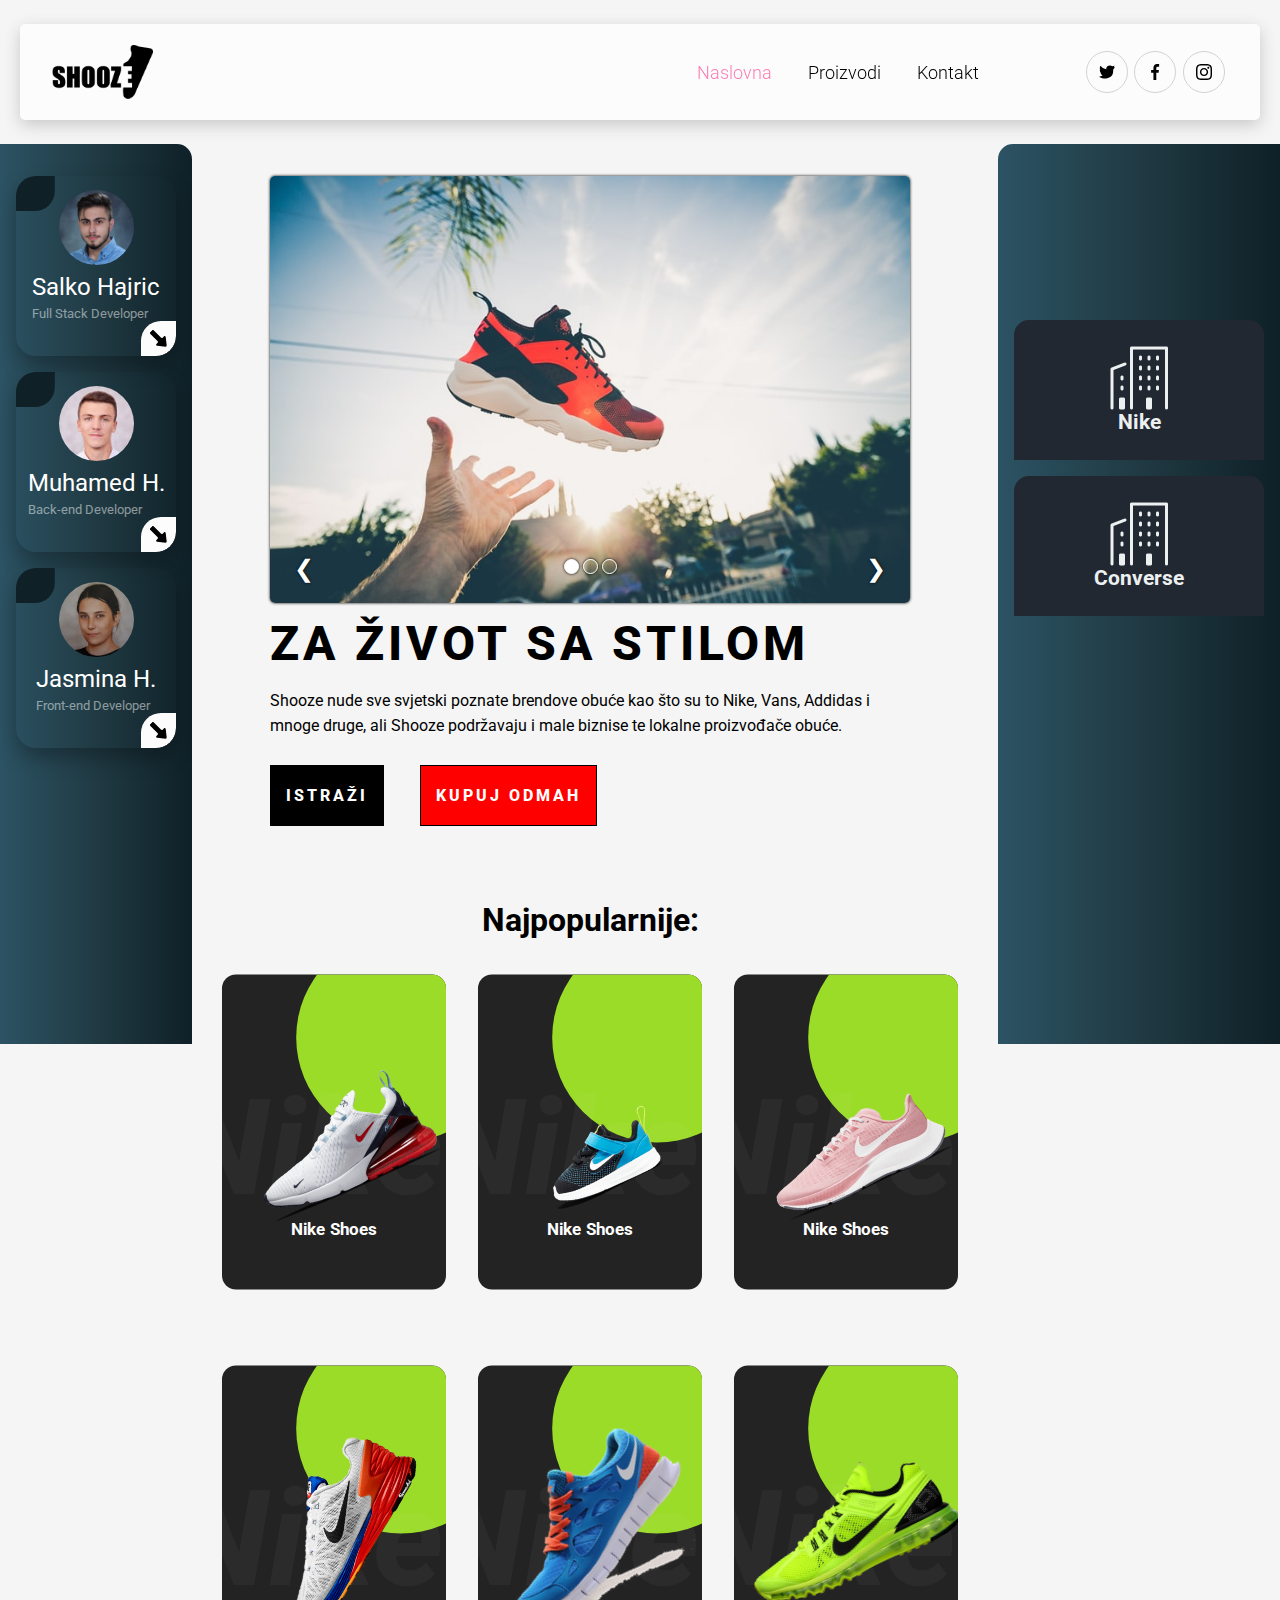
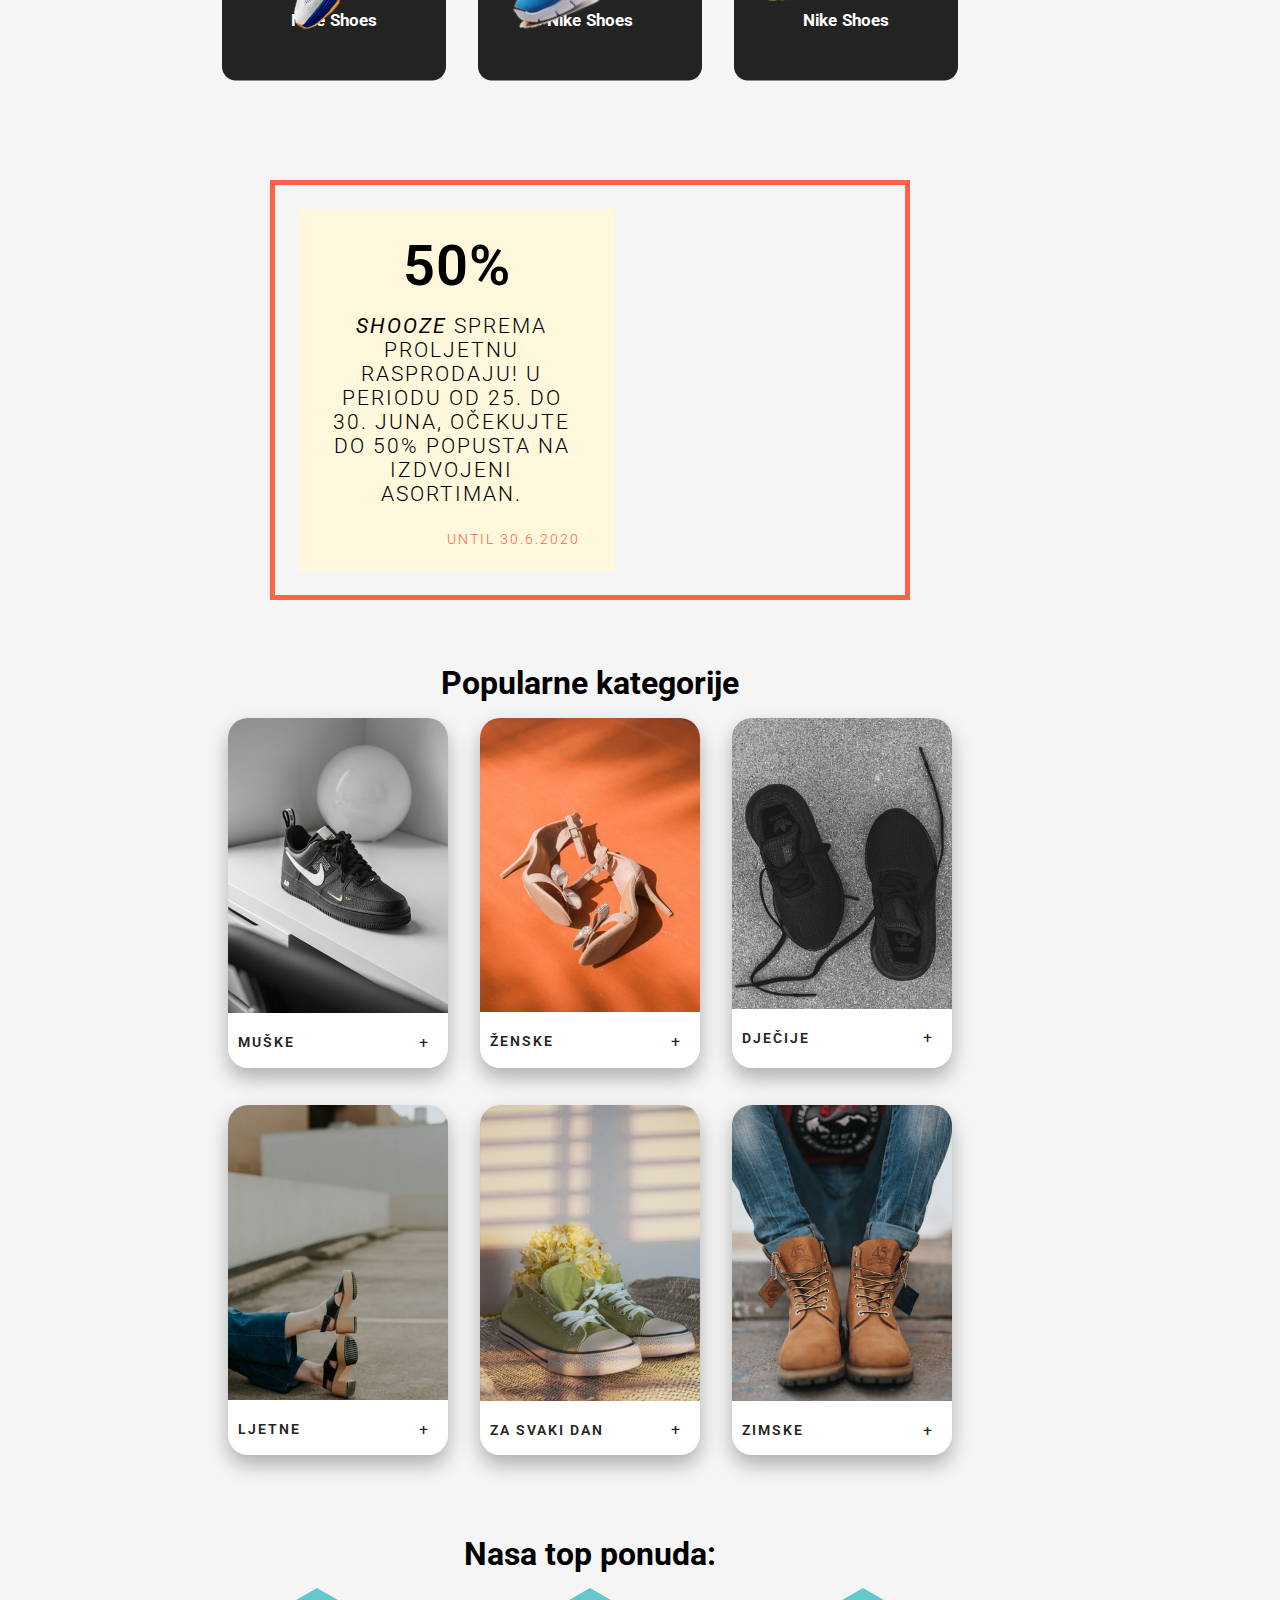
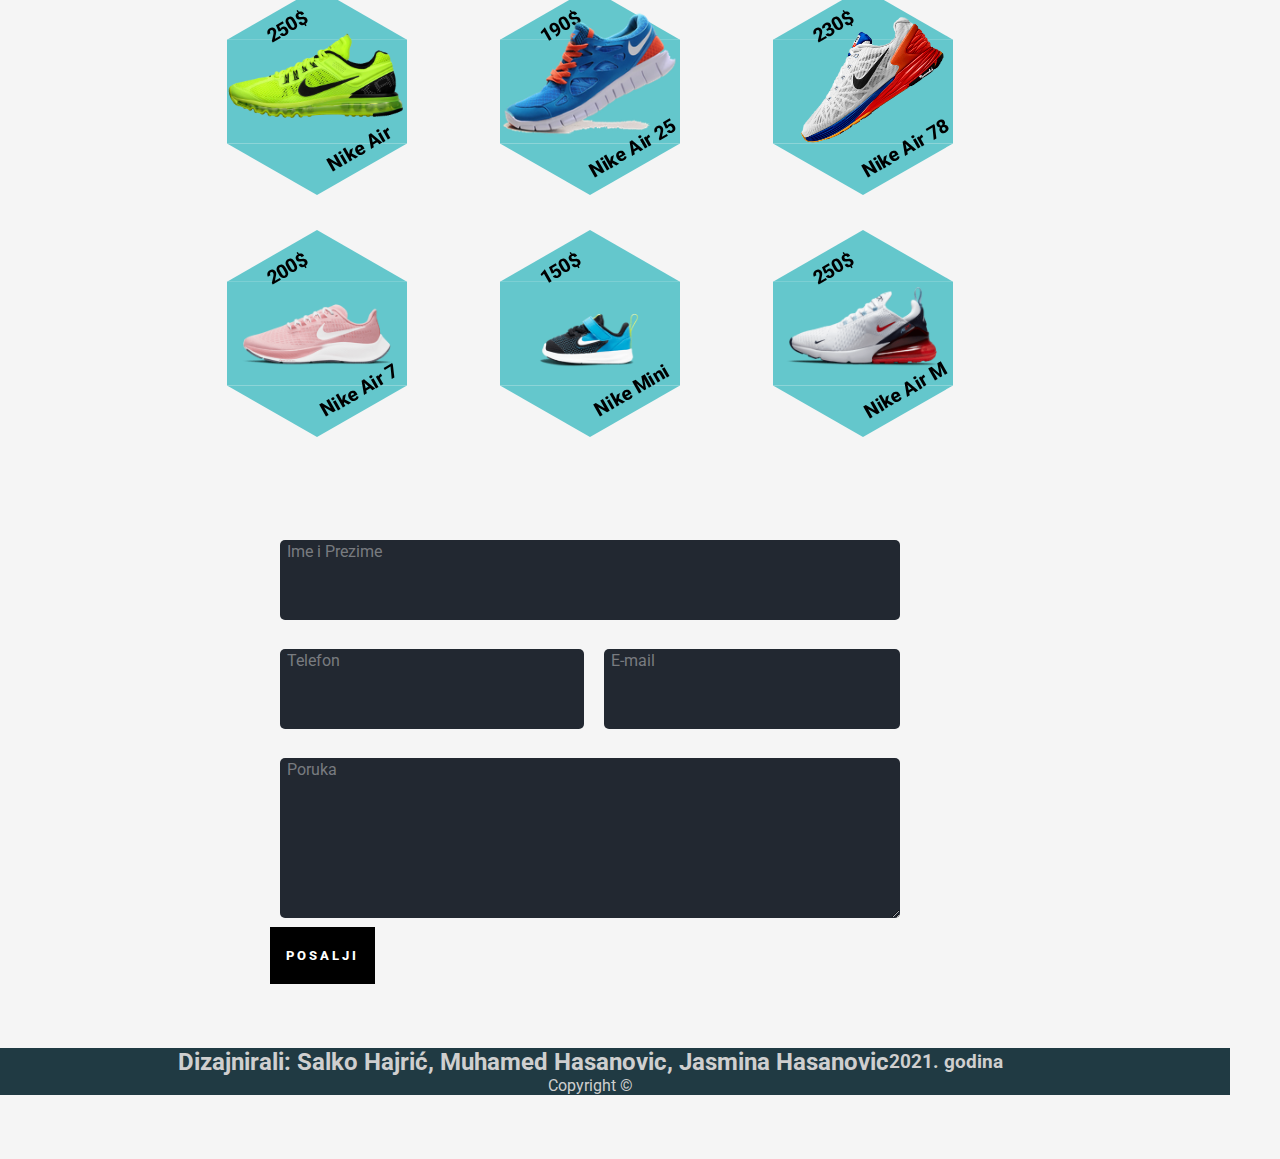
<file: index.html>
<!DOCTYPE html>
<html lang="en">
<head>
    <meta charset="UTF-8">
    <meta http-equiv="X-UA-Compatible" content="IE=edge">
    <meta name="viewport" content="width=device-width, initial-scale=1.0">
    <title>Naslovna</title>
    <link rel="stylesheet" href="style.css">
</head>
<body>

    <div class="container">
        <div class="nav">
        <input type="checkbox" name="" id="nav-btn">
        <div class="navigation">
            <div class="logo"><a href="#"><img src="assets/images/shooze.1.png" alt=""></a></div>
            <div class="page-links">
                <div class="page-link" id="active"><a href="#">Naslovna</a></div>
                <div class="page-link"><a href="Proizvodi/Proizvodi.html" target="_blank">Proizvodi</a></div>
                <div class="page-link"><a href="kontakt/kontakt.html" target="_blank">Kontakt</a></div>
            </div>
            <div class="social-links">
                <div class="social-icon"><a href="https://twitter.com/"><svg viewBox="0 -47 512.00203 512" xmlns="http://www.w3.org/2000/svg"><path d="m191.011719 419.042969c-22.140625 0-44.929688-1.792969-67.855469-5.386719-40.378906-6.335938-81.253906-27.457031-92.820312-33.78125l-30.335938-16.585938 32.84375-10.800781c35.902344-11.804687 57.742188-19.128906 84.777344-30.597656-27.070313-13.109375-47.933594-36.691406-57.976563-67.175781l-7.640625-23.195313 6.265625.957031c-5.941406-5.988281-10.632812-12.066406-14.269531-17.59375-12.933594-19.644531-19.78125-43.648437-18.324219-64.21875l1.4375-20.246093 12.121094 4.695312c-5.113281-9.65625-8.808594-19.96875-10.980469-30.777343-5.292968-26.359376-.863281-54.363282 12.476563-78.851563l10.558593-19.382813 14.121094 16.960938c44.660156 53.648438 101.226563 85.472656 168.363282 94.789062-2.742188-18.902343-.6875-37.144531 6.113281-53.496093 7.917969-19.039063 22.003906-35.183594 40.722656-46.691407 20.789063-12.777343 46-18.96875 70.988281-17.433593 26.511719 1.628906 50.582032 11.5625 69.699219 28.746093 9.335937-2.425781 16.214844-5.015624 25.511719-8.515624 5.59375-2.105469 11.9375-4.496094 19.875-7.230469l29.25-10.078125-19.074219 54.476562c1.257813-.105468 2.554687-.195312 3.910156-.253906l31.234375-1.414062-18.460937 25.230468c-1.058594 1.445313-1.328125 1.855469-1.703125 2.421875-1.488282 2.242188-3.339844 5.03125-28.679688 38.867188-6.34375 8.472656-9.511718 19.507812-8.921875 31.078125 2.246094 43.96875-3.148437 83.75-16.042969 118.234375-12.195312 32.625-31.09375 60.617187-56.164062 83.199219-31.023438 27.9375-70.582031 47.066406-117.582031 56.847656-23.054688 4.796875-47.8125 7.203125-73.4375 7.203125zm0 0"/></svg></a></div>
                <div class="social-icon"><a href="https://hr-hr.facebook.com/"><svg viewBox="0 0 24 24" xmlns="http://www.w3.org/2000/svg"><path d="m15.997 3.985h2.191v-3.816c-.378-.052-1.678-.169-3.192-.169-3.159 0-5.323 1.987-5.323 5.639v3.361h-3.486v4.266h3.486v10.734h4.274v-10.733h3.345l.531-4.266h-3.877v-2.939c.001-1.233.333-2.077 2.051-2.077z"/></svg></a></div>
                <div class="social-icon"><a href="https://www.instagram.com/"><svg viewBox="0 0 511 511.9" xmlns="http://www.w3.org/2000/svg"><path d="m510.949219 150.5c-1.199219-27.199219-5.597657-45.898438-11.898438-62.101562-6.5-17.199219-16.5-32.597657-29.601562-45.398438-12.800781-13-28.300781-23.101562-45.300781-29.5-16.296876-6.300781-34.898438-10.699219-62.097657-11.898438-27.402343-1.300781-36.101562-1.601562-105.601562-1.601562s-78.199219.300781-105.5 1.5c-27.199219 1.199219-45.898438 5.601562-62.097657 11.898438-17.203124 6.5-32.601562 16.5-45.402343 29.601562-13 12.800781-23.097657 28.300781-29.5 45.300781-6.300781 16.300781-10.699219 34.898438-11.898438 62.097657-1.300781 27.402343-1.601562 36.101562-1.601562 105.601562s.300781 78.199219 1.5 105.5c1.199219 27.199219 5.601562 45.898438 11.902343 62.101562 6.5 17.199219 16.597657 32.597657 29.597657 45.398438 12.800781 13 28.300781 23.101562 45.300781 29.5 16.300781 6.300781 34.898438 10.699219 62.101562 11.898438 27.296876 1.203124 36 1.5 105.5 1.5s78.199219-.296876 105.5-1.5c27.199219-1.199219 45.898438-5.597657 62.097657-11.898438 34.402343-13.300781 61.601562-40.5 74.902343-74.898438 6.296876-16.300781 10.699219-34.902343 11.898438-62.101562 1.199219-27.300781 1.5-36 1.5-105.5s-.101562-78.199219-1.300781-105.5zm-46.097657 209c-1.101562 25-5.300781 38.5-8.800781 47.5-8.601562 22.300781-26.300781 40-48.601562 48.601562-9 3.5-22.597657 7.699219-47.5 8.796876-27 1.203124-35.097657 1.5-103.398438 1.5s-76.5-.296876-103.402343-1.5c-25-1.097657-38.5-5.296876-47.5-8.796876-11.097657-4.101562-21.199219-10.601562-29.398438-19.101562-8.5-8.300781-15-18.300781-19.101562-29.398438-3.5-9-7.699219-22.601562-8.796876-47.5-1.203124-27-1.5-35.101562-1.5-103.402343s.296876-76.5 1.5-103.398438c1.097657-25 5.296876-38.5 8.796876-47.5 4.101562-11.101562 10.601562-21.199219 19.203124-29.402343 8.296876-8.5 18.296876-15 29.398438-19.097657 9-3.5 22.601562-7.699219 47.5-8.800781 27-1.199219 35.101562-1.5 103.398438-1.5 68.402343 0 76.5.300781 103.402343 1.5 25 1.101562 38.5 5.300781 47.5 8.800781 11.097657 4.097657 21.199219 10.597657 29.398438 19.097657 8.5 8.300781 15 18.300781 19.101562 29.402343 3.5 9 7.699219 22.597657 8.800781 47.5 1.199219 27 1.5 35.097657 1.5 103.398438s-.300781 76.300781-1.5 103.300781zm0 0"/><path d="m256.449219 124.5c-72.597657 0-131.5 58.898438-131.5 131.5s58.902343 131.5 131.5 131.5c72.601562 0 131.5-58.898438 131.5-131.5s-58.898438-131.5-131.5-131.5zm0 216.800781c-47.097657 0-85.300781-38.199219-85.300781-85.300781s38.203124-85.300781 85.300781-85.300781c47.101562 0 85.300781 38.199219 85.300781 85.300781s-38.199219 85.300781-85.300781 85.300781zm0 0"/><path d="m423.851562 119.300781c0 16.953125-13.746093 30.699219-30.703124 30.699219-16.953126 0-30.699219-13.746094-30.699219-30.699219 0-16.957031 13.746093-30.699219 30.699219-30.699219 16.957031 0 30.703124 13.742188 30.703124 30.699219zm0 0"/></svg></a></div>
            </div>
            <div class="hamburger-menu">
                <label for="nav-btn">
                    <svg id="hamburger-menu-icon" viewBox="0 0 124 124" style="enable-background:new 0 0 124 124;" xml:space="preserve"><path d="M112,6H12C5.4,6,0,11.4,0,18s5.4,12,12,12h100c6.6,0,12-5.4,12-12S118.6,6,112,6z"/><path d="M112,50H12C5.4,50,0,55.4,0,62c0,6.6,5.4,12,12,12h100c6.6,0,12-5.4,12-12C124,55.4,118.6,50,112,50z"/><path d="M112,94H12c-6.6,0-12,5.4-12,12s5.4,12,12,12h100c6.6,0,12-5.4,12-12S118.6,94,112,94z"/></svg>
                    <h1>Menu</h1>
                </label>
            </div>
        </div><!--navigation-->
    </div><!--nav-->


    <div class="main">
        <div class="sidebar left-sidebar">


            <div class="profile-card">
                <img src="assets/images/salko_hajric.jpg" alt="">
                <div>
                    <p class="user-name">Salko Hajric</p>
                    <p class="skill">Full Stack Developer</p>
                </div>
                <div class="arrow-container profile_card_btn_expand" id="profile_card_btn_expand_1">
                    <svg viewBox="0 0 123.964 123.964"><path d="M121.7,57.681L83,26.881c-4-3.1-10-0.3-10,4.8v10.3c0,3.3-2.2,6.2-5.5,6.2H6c-3.3,0-6,2.4-6,5.8v16.2c0,3.2,2.7,6,6,6h61.5 c3.3,0,5.5,2.601,5.5,5.9v10.3c0,5,6,7.8,9.9,4.7l38.6-30C124.7,64.781,124.8,60.081,121.7,57.681z"/></svg>
                </div>
                <div class="left-container off profile_card_expanded_1" id="profile_card_expanded_1">
                    <p>Skills</p>
                    <div class="skills">
                        <div>Html</div>
                        <div>Css</div>
                        <div>React</div>
                        <div>Php</div>
                    </div>
                    <div class="icons">
                        <svg viewBox="0 0 123.964 123.964"><path d="M121.7,57.681L83,26.881c-4-3.1-10-0.3-10,4.8v10.3c0,3.3-2.2,6.2-5.5,6.2H6c-3.3,0-6,2.4-6,5.8v16.2c0,3.2,2.7,6,6,6h61.5 c3.3,0,5.5,2.601,5.5,5.9v10.3c0,5,6,7.8,9.9,4.7l38.6-30C124.7,64.781,124.8,60.081,121.7,57.681z"/></svg>
                        <svg viewBox="0 0 123.964 123.964"><path d="M121.7,57.681L83,26.881c-4-3.1-10-0.3-10,4.8v10.3c0,3.3-2.2,6.2-5.5,6.2H6c-3.3,0-6,2.4-6,5.8v16.2c0,3.2,2.7,6,6,6h61.5 c3.3,0,5.5,2.601,5.5,5.9v10.3c0,5,6,7.8,9.9,4.7l38.6-30C124.7,64.781,124.8,60.081,121.7,57.681z"/></svg>
                        <svg viewBox="0 0 123.964 123.964"><path d="M121.7,57.681L83,26.881c-4-3.1-10-0.3-10,4.8v10.3c0,3.3-2.2,6.2-5.5,6.2H6c-3.3,0-6,2.4-6,5.8v16.2c0,3.2,2.7,6,6,6h61.5 c3.3,0,5.5,2.601,5.5,5.9v10.3c0,5,6,7.8,9.9,4.7l38.6-30C124.7,64.781,124.8,60.081,121.7,57.681z"/></svg>
                        <svg viewBox="0 0 123.964 123.964"><path d="M121.7,57.681L83,26.881c-4-3.1-10-0.3-10,4.8v10.3c0,3.3-2.2,6.2-5.5,6.2H6c-3.3,0-6,2.4-6,5.8v16.2c0,3.2,2.7,6,6,6h61.5 c3.3,0,5.5,2.601,5.5,5.9v10.3c0,5,6,7.8,9.9,4.7l38.6-30C124.7,64.781,124.8,60.081,121.7,57.681z"/></svg>
                    </div>
                    <div class="cancel profile_card_btn_collapse" id="profile_card_btn_collapse_1">X</div>
                </div>
            </div><!--profile-card1-->


            <div class="profile-card">
                <img src="assets/images/muhamed.jpg" alt="">
                <div>
                    <p class="user-name">Muhamed H. </p>
                    <p class="skill">Back-end Developer</p>
                </div>
                <div class="arrow-container profile_card_btn_expand" id="profile_card_btn_expand_2">
                    <svg viewBox="0 0 123.964 123.964"><path d="M121.7,57.681L83,26.881c-4-3.1-10-0.3-10,4.8v10.3c0,3.3-2.2,6.2-5.5,6.2H6c-3.3,0-6,2.4-6,5.8v16.2c0,3.2,2.7,6,6,6h61.5 c3.3,0,5.5,2.601,5.5,5.9v10.3c0,5,6,7.8,9.9,4.7l38.6-30C124.7,64.781,124.8,60.081,121.7,57.681z"/></svg>
                </div>
                <div class="left-container off profile_card_expanded" id="profile_card_expanded_2">
                    <p>Skills</p>
                    <div class="skills">
                        <div>Html</div>
                        <div>Css</div>
                        <div>React</div>
                        <div>Php</div>
                    </div>
                    <div class="icons">
                        <svg viewBox="0 0 123.964 123.964"><path d="M121.7,57.681L83,26.881c-4-3.1-10-0.3-10,4.8v10.3c0,3.3-2.2,6.2-5.5,6.2H6c-3.3,0-6,2.4-6,5.8v16.2c0,3.2,2.7,6,6,6h61.5 c3.3,0,5.5,2.601,5.5,5.9v10.3c0,5,6,7.8,9.9,4.7l38.6-30C124.7,64.781,124.8,60.081,121.7,57.681z"/></svg>
                        <svg viewBox="0 0 123.964 123.964"><path d="M121.7,57.681L83,26.881c-4-3.1-10-0.3-10,4.8v10.3c0,3.3-2.2,6.2-5.5,6.2H6c-3.3,0-6,2.4-6,5.8v16.2c0,3.2,2.7,6,6,6h61.5 c3.3,0,5.5,2.601,5.5,5.9v10.3c0,5,6,7.8,9.9,4.7l38.6-30C124.7,64.781,124.8,60.081,121.7,57.681z"/></svg>
                        <svg viewBox="0 0 123.964 123.964"><path d="M121.7,57.681L83,26.881c-4-3.1-10-0.3-10,4.8v10.3c0,3.3-2.2,6.2-5.5,6.2H6c-3.3,0-6,2.4-6,5.8v16.2c0,3.2,2.7,6,6,6h61.5 c3.3,0,5.5,2.601,5.5,5.9v10.3c0,5,6,7.8,9.9,4.7l38.6-30C124.7,64.781,124.8,60.081,121.7,57.681z"/></svg>
                        <svg viewBox="0 0 123.964 123.964"><path d="M121.7,57.681L83,26.881c-4-3.1-10-0.3-10,4.8v10.3c0,3.3-2.2,6.2-5.5,6.2H6c-3.3,0-6,2.4-6,5.8v16.2c0,3.2,2.7,6,6,6h61.5 c3.3,0,5.5,2.601,5.5,5.9v10.3c0,5,6,7.8,9.9,4.7l38.6-30C124.7,64.781,124.8,60.081,121.7,57.681z"/></svg>
                    </div>
                    <div class="cancel profile_card_btn_collapse" id="profile_card_btn_collapse_2">X</div>
                </div>
           </div><!--profile-card2-->

           
            <div class="profile-card">
                <img src="assets/images/jasmina.jpg" alt="">
                <div>
                    <p class="user-name">Jasmina H.</p>
                    <p class="skill">Front-end Developer</p>
                </div>
                <div class="arrow-container profile_card_btn_expand" id="profile_card_btn_expand_3">
                    <svg viewBox="0 0 123.964 123.964"><path d="M121.7,57.681L83,26.881c-4-3.1-10-0.3-10,4.8v10.3c0,3.3-2.2,6.2-5.5,6.2H6c-3.3,0-6,2.4-6,5.8v16.2c0,3.2,2.7,6,6,6h61.5 c3.3,0,5.5,2.601,5.5,5.9v10.3c0,5,6,7.8,9.9,4.7l38.6-30C124.7,64.781,124.8,60.081,121.7,57.681z"/></svg>
                </div>
                <div class="left-container off profile_card_expanded" id="profile_card_expanded_3">
                    <p>Skills</p>
                    <div class="skills">
                        <div>Html</div>
                        <div>Css</div>
                        <div>React</div>
                        <div>Php</div>
                    </div>
                    <div class="icons">
                        <svg viewBox="0 0 123.964 123.964"><path d="M121.7,57.681L83,26.881c-4-3.1-10-0.3-10,4.8v10.3c0,3.3-2.2,6.2-5.5,6.2H6c-3.3,0-6,2.4-6,5.8v16.2c0,3.2,2.7,6,6,6h61.5 c3.3,0,5.5,2.601,5.5,5.9v10.3c0,5,6,7.8,9.9,4.7l38.6-30C124.7,64.781,124.8,60.081,121.7,57.681z"/></svg>
                        <svg viewBox="0 0 123.964 123.964"><path d="M121.7,57.681L83,26.881c-4-3.1-10-0.3-10,4.8v10.3c0,3.3-2.2,6.2-5.5,6.2H6c-3.3,0-6,2.4-6,5.8v16.2c0,3.2,2.7,6,6,6h61.5 c3.3,0,5.5,2.601,5.5,5.9v10.3c0,5,6,7.8,9.9,4.7l38.6-30C124.7,64.781,124.8,60.081,121.7,57.681z"/></svg>
                        <svg viewBox="0 0 123.964 123.964"><path d="M121.7,57.681L83,26.881c-4-3.1-10-0.3-10,4.8v10.3c0,3.3-2.2,6.2-5.5,6.2H6c-3.3,0-6,2.4-6,5.8v16.2c0,3.2,2.7,6,6,6h61.5 c3.3,0,5.5,2.601,5.5,5.9v10.3c0,5,6,7.8,9.9,4.7l38.6-30C124.7,64.781,124.8,60.081,121.7,57.681z"/></svg>
                        <svg viewBox="0 0 123.964 123.964"><path d="M121.7,57.681L83,26.881c-4-3.1-10-0.3-10,4.8v10.3c0,3.3-2.2,6.2-5.5,6.2H6c-3.3,0-6,2.4-6,5.8v16.2c0,3.2,2.7,6,6,6h61.5 c3.3,0,5.5,2.601,5.5,5.9v10.3c0,5,6,7.8,9.9,4.7l38.6-30C124.7,64.781,124.8,60.081,121.7,57.681z"/></svg>
                    </div>
                    <div class="cancel profile_card_btn_collapse" id="profile_card_btn_collapse_3">X</div>
                </div>
            </div><!--profile-card3-->


        </div><!--left-sidebar-->


        <div class="main-content main-banner">
            <div class="slideshow">
                <img class="slide" src="assets/images/3.jpg">
                <img class="slide" src="assets/images/2.jpg" style="width:100%">
                <img class="slide" src="assets/images/1.jpg">
                <div class="slideshow-control" style="width:100%">
                    <div class="slideshow-btn slideshow-btn-left" onclick="nextSlide(-1)">&#10094;</div>
                    <div>
                        <span class="slideshow-btn slideshow-btn-slide" onclick="setSlide(1)"></span>
                        <span class="slideshow-btn slideshow-btn-slide" onclick="setSlide(2)"></span>
                        <span class="slideshow-btn slideshow-btn-slide" onclick="setSlide(3)"></span>
                    </div>
                    <div class="slideshow-btn slideshow-btn-right" onclick="nextSlide(1)">&#10095;</div>
                  </div>
            </div><!--slideshow-->

            <div class="main-text-filler">
                <h1>Za život sa stilom</h1>
                <p>Shooze nude sve svjetski poznate brendove obuće kao što su to Nike, Vans, Addidas i mnoge druge, ali Shooze podržavaju i male biznise te lokalne proizvođače obuće.</p>
                <div>
                    <a class="normal-button black-btn" href="#">Istraži</a>
                    <a class="normal-button red-btn" href="#">Kupuj odmah</a>
                </div>
            </div><!--main-text-filler-->
        </div><!--main-banner-->

        <div class="sidebar right-sidebar">
            
            
            <div class="video-frame"><iframe width="250" height="140" src="https://www.youtube.com/embed/geFi-ZpN2ZM" title="YouTube video player" frameborder="0" allow="accelerometer; autoplay; clipboard-write; encrypted-media; gyroscope; picture-in-picture" allowfullscreen></iframe></div>
           
           
            <div class="partner-card">
                <div class="partner-logo">
                    <img src="assets/images/company1.png" alt="">
                    <h1>Nike</h1>
                </div>
                <div class="partner-text">
                    <div class="about-partner"><p>Nike kao jedan od vodećih brendova sportske obuće su naš partner od 2010. godine!</p></div>
                    <a href="https://www.nike.com/">Posjeti</a>
                </div>
            </div><!--partner-card1-->

            <div class="partner-card">
                <div class="partner-logo">
                    <img src="assets/images/company1.png" alt="">
                    <h1>Converse</h1>
                </div>
                <div class="partner-text">
                    <div class="about-partner"><p>Converse kao jedan od vodećih brendova obuće za svaki dan, naš su partner od 2011. godine!</p></div>
                    <a href="https://www.converse.com/us">Posjeti</a>
                </div>
            </div><!--partner-card2-->


        </div><!--right-sidebar-->


        <div class="main-content popular-picks">
            <h1>Najpopularnije: </h1>
            <div class="popular-shoes-showcase">


                <div class="shoes-card">
                    <div class="shoes-img">
                        <img src="assets/images/max.png" alt="">
                    </div>
                    <div class="shoes-content">
                        <h2>Nike Shoes</h2>
                        <div class="shoes-sizes">
                            <h3>Size: </h3>
                            <span>36</span>
                            <span>38</span>
                            <span>41</span>
                            <span>44</span>
                        </div>
                        <div class="shoes-colors">
                            <h3>Color: </h3>
                            <span></span>
                            <span></span>
                            <span></span>
                        </div>
                        <a href="Proizvodi/Proizvodi.html">Buy Now</a>
                    </div><!--shoes-content-->
                </div><!--shoes-card-->


                <div class="shoes-card">
                    <div class="shoes-img">
                        <img src="assets/images/mini.png" alt="">
                    </div>
                    <div class="shoes-content">
                        <h2>Nike Shoes</h2>
                        <div class="shoes-sizes">
                            <h3>Size: </h3>
                            <span>36</span>
                            <span>38</span>
                            <span>41</span>
                            <span>44</span>
                        </div>
                        <div class="shoes-colors">
                            <h3>Color: </h3>
                            <span></span>
                            <span></span>
                            <span></span>
                        </div>
                        <a href="Proizvodi/Proizvodi.html">Buy Now</a>
                    </div><!--shoes-content-->
                </div><!--shoes-card-->


                <div class="shoes-card">
                    <div class="shoes-img">
                        <img src="assets/images/patikaa.png" alt="">
                    </div>
                    <div class="shoes-content">
                        <h2>Nike Shoes</h2>
                        <div class="shoes-sizes">
                            <h3>Size: </h3>
                            <span>36</span>
                            <span>38</span>
                            <span>41</span>
                            <span>44</span>
                        </div>
                        <div class="shoes-colors">
                            <h3>Color: </h3>
                            <span></span>
                            <span></span>
                            <span></span>
                        </div>
                        <a href="Proizvodi/Proizvodi.html">Buy Now</a>
                    </div><!--shoes-content-->
                </div><!--shoes-card-->

                <div class="shoes-card">
                    <div class="shoes-img">
                        <img src="assets/images/patika.png" alt="">
                    </div>
                    <div class="shoes-content">
                        <h2>Nike Shoes</h2>
                        <div class="shoes-sizes">
                            <h3>Size: </h3>
                            <span>36</span>
                            <span>38</span>
                            <span>41</span>
                            <span>44</span>
                        </div>
                        <div class="shoes-colors">
                            <h3>Color: </h3>
                            <span></span>
                            <span></span>
                            <span></span>
                        </div>
                        <a href="Proizvodi/Proizvodi.html">Buy Now</a>
                    </div><!--shoes-content-->
                </div><!--shoes-card-->

                <div class="shoes-card">
                    <div class="shoes-img">
                        <img src="assets/images/neke.png" alt="">
                    </div>
                    <div class="shoes-content">
                        <h2>Nike Shoes</h2>
                        <div class="shoes-sizes">
                            <h3>Size: </h3>
                            <span>36</span>
                            <span>38</span>
                            <span>41</span>
                            <span>44</span>
                        </div>
                        <div class="shoes-colors">
                            <h3>Color: </h3>
                            <span></span>
                            <span></span>
                            <span></span>
                        </div>
                        <a href="Proizvodi/Proizvodi.html">Buy Now</a>
                    </div><!--shoes-content-->
                </div><!--shoes-card-->


                <div class="shoes-card">
                    <div class="shoes-img">
                        <img src="assets/images/nike.png" alt="">
                    </div>
                    <div class="shoes-content">
                        <h2>Nike Shoes</h2>
                        <div class="shoes-sizes">
                            <h3>Size: </h3>
                            <span>36</span>
                            <span>38</span>
                            <span>41</span>
                            <span>44</span>
                        </div>
                        <div class="shoes-colors">
                            <h3>Color: </h3>
                            <span></span>
                            <span></span>
                            <span></span>
                        </div>
                        <a href="Proizvodi/Proizvodi.html">Buy Now</a>
                    </div><!--shoes-content-->
                </div><!--shoes-card-->


            </div><!--popular-shoes-showcase-->
        </div><!--main-content poplar-picks-->


        <div class="main-content main-discount">
            <div class="outer-div">
                <div class="discount-text">
                    <h1>50%</h1>
                    <p><b><i>Shooze</i></b> sprema proljetnu rasprodaju! U periodu od 25. do 30. juna, očekujte do 50% popusta na izdvojeni asortiman.</p>
                    <span>Until 30.6.2020</span>
                </div>
            </div><!--outer-div-->
        </div><!--main-discount-->


        <div class="main-content main-categories">
            <h1>Popularne kategorije</h1>
            <div class="categories-showcase">


                <div class="category-card">
                    <div class="category-img">
                        <img src="assets/images/muske.jpg" alt="">
                    </div>
                    <div class="category-more">
                        <h1>Muške</h1>
                        <div class="icon">+</div>
                    </div>
                </div><!--category-card-->

                <div class="category-card">
                    <div class="category-img">
                        <img src="assets/images/zenske.jpg" alt="">
                    </div>
                    <div class="category-more">
                        <h1>Ženske</h1>
                        <div class="icon">+</div>
                    </div>
                </div><!--category-card-->

                <div class="category-card">
                    <div class="category-img">
                        <img src="assets/images/djecije.jpg" alt="">
                    </div>
                    <div class="category-more">
                        <h1>Dječije</h1>
                        <div class="icon">+</div>
                    </div>
                </div><!--category-card-->

                <div class="category-card">
                    <div class="category-img">
                        <img src="assets/images/ljetne.jpg" alt="">
                    </div>
                    <div class="category-more">
                        <h1>Ljetne</h1>
                        <div class="icon">+</div>
                    </div>
                </div><!--category-card-->

                <div class="category-card">
                    <div class="category-img">
                        <img src="assets/images/za.jpg" alt="">
                    </div>
                    <div class="category-more">
                        <h1>Za svaki dan</h1>
                        <div class="icon">+</div>
                    </div>
                </div><!--category-card-->

                <div class="category-card">
                    <div class="category-img">
                        <img src="assets/images/zimske.jpg" alt="">
                    </div>
                    <div class="category-more">
                        <h1>Zimske</h1>
                        <div class="icon">+</div>
                    </div>
                </div><!--category-card-->


            </div><!--categories-showcase-->
        </div><!--main-content main-categories-->


        <div class="main-content main-offers">

            <h1>Nasa top ponuda:</h1>

            <div class="main-offers-showcase">
            
            <div class="hexagon"><div>
                <p>250$</p>
                <img src="assets/images/nike.png" alt="">
                <p class="hexagon-name">Nike Air</p>
            </div></div><!--hexagon-->


            <div class="hexagon"><div>
                <p>190$</p>
                <img src="assets/images/neke.png" alt="">
                <p class="hexagon-name">Nike Air 25</p>
            </div></div><!--hexagon-->


            <div class="hexagon"><div>
                <p>230$</p>
                <img src="assets/images/patika.png" alt="">
                <p class="hexagon-name">Nike Air 78</p>
            </div></div><!--hexagon-->


            <div class="hexagon"><div>
                <p>200$</p>
                <img src="assets/images/patikaa.png" alt="">
                <p class="hexagon-name">Nike Air 7 </p>
            </div></div><!--hexagon-->


            <div class="hexagon"><div>
                <p>150$</p>
                <img src="assets/images/mini.png" alt="">
                <p class="hexagon-name">Nike Mini</p>
            </div></div><!--hexagon-->


            <div class="hexagon"><div>
                <p>250$</p>
                <img src="assets/images/max.png" alt="">
                <p class="hexagon-name">Nike Air M</p>
            </div></div><!--hexagon-->

        </div><!--main-offers-showcase-->

        </div><!--main-content main-offers-->

        <div class="main-content contact-form">
            <form action="">
                <div class="row">
                    <div class="input">
                        <label for="name">Ime i Prezime</label>
                        <input id="name" type="text" class="input-control">
                    </div>
                </div>
                <div class="row">
                    <div class="input">
                        <label for="mobile">Telefon</label>
                        <input id="mobile" type="text" class="input-control">
                    </div>
                    <div class="input">
                        <label for="">E-mail</label>
                        <input id="email" type="text" class="input-control">
                    </div>
                    </div>
                    <div class="row">
                        <div class="input">
                            <label class="labelMessage" for="message">Poruka</label>
                            <textarea id="message" class="input-control message-control"></textarea>
                        </div>
                </div>
                <div class="row">
                    <button id="submit-btn" class="normal-button black-btn" type="submit">Posalji</button>
                </div>
            </form>
        </div><!--main-content contact-form-->

    </div><!--main-->

    <div class="footer main-content">
        <div class="upper">
            <h2>
                Dizajnirali:
                Salko Hajrić,
                Muhamed Hasanovic,
                Jasmina Hasanovic
                </h2>
            <h3>2021. godina</h3>

        </div>
        <p>Copyright &copy;</p>
    </div><!--footer-->

    </div><!--container-->
    

<script>
    //code for profile card expansion
const profile_card_btn_expand1 = document.getElementById("profile_card_btn_expand_1");
const profile_card_btn_collapse1 = document.getElementById("profile_card_btn_collapse_1");
const profile_card_expanded1 = document.getElementById("profile_card_expanded_1");

const profile_card_btn_expand2 = document.getElementById("profile_card_btn_expand_2");
const profile_card_btn_collapse2 = document.getElementById("profile_card_btn_collapse_2");
const profile_card_expanded2 = document.getElementById("profile_card_expanded_2");

const profile_card_btn_expand3 = document.getElementById("profile_card_btn_expand_3");
const profile_card_btn_collapse3 = document.getElementById("profile_card_btn_collapse_3");
const profile_card_expanded3 = document.getElementById("profile_card_expanded_3");


profile_card_btn_expand1.addEventListener("click", ()=>{
    profile_card_btn_expand1.classList.add("active-arr");
    if(profile_card_expanded1.classList.contains("off")){
        profile_card_expanded1.classList.remove("off");
        profile_card_expanded1.classList.add("active");
    }
});

profile_card_btn_expand2.addEventListener("click", ()=>{
    profile_card_btn_expand2.classList.add("active-arr");
    if(profile_card_expanded2.classList.contains("off")){
        profile_card_expanded2.classList.remove("off");
        profile_card_expanded2.classList.add("active");
    }
}); 

profile_card_btn_expand3.addEventListener("click", ()=>{
    profile_card_btn_expand3.classList.add("active-arr");
    if(profile_card_expanded3.classList.contains("off")){
        profile_card_expanded3.classList.remove("off");
        profile_card_expanded3.classList.add("active");
    }
}); 

profile_card_btn_collapse1.addEventListener("click", ()=>{
    profile_card_btn_expand1.classList.remove("active-arr");
    if(profile_card_expanded1.classList.contains("active")){
        profile_card_expanded1.classList.remove("active");
        profile_card_expanded1.classList.add("off");
    }
});

profile_card_btn_collapse2.addEventListener("click", ()=>{
    profile_card_btn_expand2.classList.remove("active-arr");
    if(profile_card_expanded2.classList.contains("active")){
        profile_card_expanded2.classList.remove("active");
        profile_card_expanded2.classList.add("off");
    }
}); 

profile_card_btn_collapse3.addEventListener("click", ()=>{
    profile_card_btn_expand3.classList.remove("active-arr");
    if(profile_card_expanded3.classList.contains("active")){
        profile_card_expanded3.classList.remove("active");
        profile_card_expanded3.classList.add("off");
    }
}); 

//code for slideshow

var slideIndex = 1;

showSlide(slideIndex);

function nextSlide(n) {
  showSlide(slideIndex += n);
}

function setSlide(n) {
  showSlide(slideIndex = n);
}

function showSlide(n) {
  var i;
  var x = document.getElementsByClassName("slide");

  var dots = document.getElementsByClassName("slideshow-btn-slide");
  console.log(x, slideIndex)
  if (n > x.length) {slideIndex = 1}
  if (n < 1) {slideIndex = x.length}
  for (i = 0; i < x.length; i++) {
    x[i].style.display = "none";  
  }
  for (i = 0; i < dots.length; i++) {
    dots[i].className = dots[i].className.replace(" slideshow-btn-slide-active", "");
  }
  x[slideIndex-1].style.display = "block";  
  dots[slideIndex-1].className += " slideshow-btn-slide-active";
}

//code for optimizing sizes of elements 

</script>
<script src="tptpobrazac.js"></script>

</body>
</html>
</file>
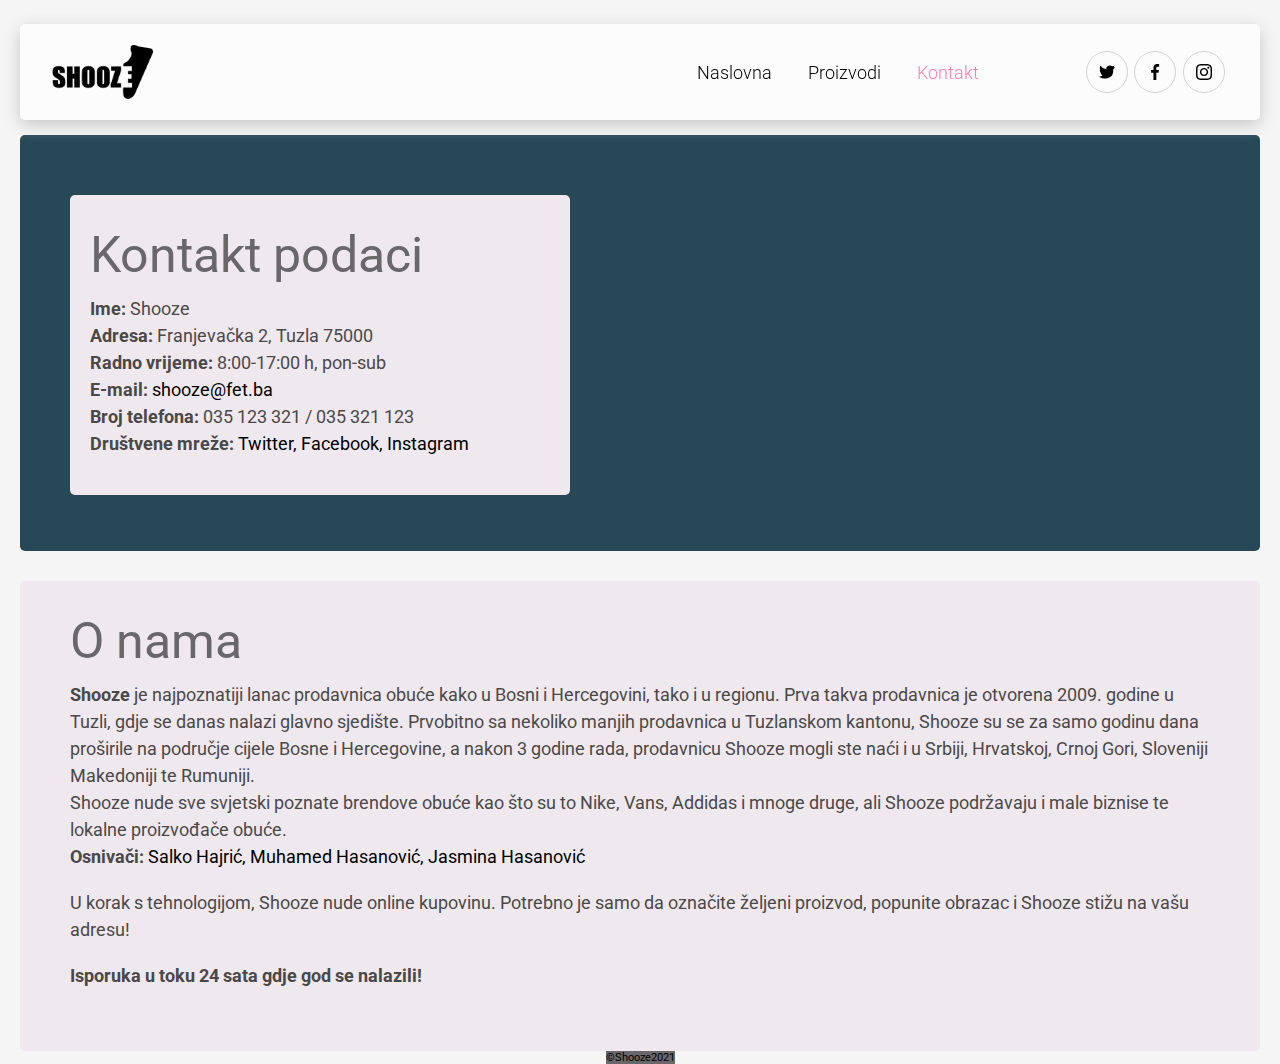
<file: kontakt/kontakt.html>
<!DOCTYPE html>
<html lang="en">
<head>
    <meta charset="UTF-8">
    <meta http-equiv="X-UA-Compatible" content="IE=edge">
    <meta name="viewport" content="width=device-width, initial-scale=1.0">
    <title>Kontakt</title>
    <link rel="stylesheet" href="../style.css">
</head>

<body>

    <div class="container">
        <div class="nav">
        <input type="checkbox" name="" id="nav-btn">
        <div class="navigation">
            <div class="logo"><a href="#"><img src="shooze.1.png" alt="" width="200"></a></div>
            <div class="page-links">
                <div class="page-link" ><a href="../index.html" target="_blank">Naslovna</a></div>
                <div class="page-link"><a href="../Proizvodi/Proizvodi.html" target="_blank">Proizvodi</a></div>
                <div class="page-link" id="active"><a href="#">Kontakt</a></div>
            </div>
            <div class="social-links">
                <div class="social-icon"><a href="https://twitter.com/"><svg viewBox="0 -47 512.00203 512" xmlns="http://www.w3.org/2000/svg"><path d="m191.011719 419.042969c-22.140625 0-44.929688-1.792969-67.855469-5.386719-40.378906-6.335938-81.253906-27.457031-92.820312-33.78125l-30.335938-16.585938 32.84375-10.800781c35.902344-11.804687 57.742188-19.128906 84.777344-30.597656-27.070313-13.109375-47.933594-36.691406-57.976563-67.175781l-7.640625-23.195313 6.265625.957031c-5.941406-5.988281-10.632812-12.066406-14.269531-17.59375-12.933594-19.644531-19.78125-43.648437-18.324219-64.21875l1.4375-20.246093 12.121094 4.695312c-5.113281-9.65625-8.808594-19.96875-10.980469-30.777343-5.292968-26.359376-.863281-54.363282 12.476563-78.851563l10.558593-19.382813 14.121094 16.960938c44.660156 53.648438 101.226563 85.472656 168.363282 94.789062-2.742188-18.902343-.6875-37.144531 6.113281-53.496093 7.917969-19.039063 22.003906-35.183594 40.722656-46.691407 20.789063-12.777343 46-18.96875 70.988281-17.433593 26.511719 1.628906 50.582032 11.5625 69.699219 28.746093 9.335937-2.425781 16.214844-5.015624 25.511719-8.515624 5.59375-2.105469 11.9375-4.496094 19.875-7.230469l29.25-10.078125-19.074219 54.476562c1.257813-.105468 2.554687-.195312 3.910156-.253906l31.234375-1.414062-18.460937 25.230468c-1.058594 1.445313-1.328125 1.855469-1.703125 2.421875-1.488282 2.242188-3.339844 5.03125-28.679688 38.867188-6.34375 8.472656-9.511718 19.507812-8.921875 31.078125 2.246094 43.96875-3.148437 83.75-16.042969 118.234375-12.195312 32.625-31.09375 60.617187-56.164062 83.199219-31.023438 27.9375-70.582031 47.066406-117.582031 56.847656-23.054688 4.796875-47.8125 7.203125-73.4375 7.203125zm0 0"/></svg></a></div>
                <div class="social-icon"><a href="https://hr-hr.facebook.com/"><svg viewBox="0 0 24 24" xmlns="http://www.w3.org/2000/svg"><path d="m15.997 3.985h2.191v-3.816c-.378-.052-1.678-.169-3.192-.169-3.159 0-5.323 1.987-5.323 5.639v3.361h-3.486v4.266h3.486v10.734h4.274v-10.733h3.345l.531-4.266h-3.877v-2.939c.001-1.233.333-2.077 2.051-2.077z"/></svg></a></div>
                <div class="social-icon"><a href="https://www.instagram.com/"><svg viewBox="0 0 511 511.9" xmlns="http://www.w3.org/2000/svg"><path d="m510.949219 150.5c-1.199219-27.199219-5.597657-45.898438-11.898438-62.101562-6.5-17.199219-16.5-32.597657-29.601562-45.398438-12.800781-13-28.300781-23.101562-45.300781-29.5-16.296876-6.300781-34.898438-10.699219-62.097657-11.898438-27.402343-1.300781-36.101562-1.601562-105.601562-1.601562s-78.199219.300781-105.5 1.5c-27.199219 1.199219-45.898438 5.601562-62.097657 11.898438-17.203124 6.5-32.601562 16.5-45.402343 29.601562-13 12.800781-23.097657 28.300781-29.5 45.300781-6.300781 16.300781-10.699219 34.898438-11.898438 62.097657-1.300781 27.402343-1.601562 36.101562-1.601562 105.601562s.300781 78.199219 1.5 105.5c1.199219 27.199219 5.601562 45.898438 11.902343 62.101562 6.5 17.199219 16.597657 32.597657 29.597657 45.398438 12.800781 13 28.300781 23.101562 45.300781 29.5 16.300781 6.300781 34.898438 10.699219 62.101562 11.898438 27.296876 1.203124 36 1.5 105.5 1.5s78.199219-.296876 105.5-1.5c27.199219-1.199219 45.898438-5.597657 62.097657-11.898438 34.402343-13.300781 61.601562-40.5 74.902343-74.898438 6.296876-16.300781 10.699219-34.902343 11.898438-62.101562 1.199219-27.300781 1.5-36 1.5-105.5s-.101562-78.199219-1.300781-105.5zm-46.097657 209c-1.101562 25-5.300781 38.5-8.800781 47.5-8.601562 22.300781-26.300781 40-48.601562 48.601562-9 3.5-22.597657 7.699219-47.5 8.796876-27 1.203124-35.097657 1.5-103.398438 1.5s-76.5-.296876-103.402343-1.5c-25-1.097657-38.5-5.296876-47.5-8.796876-11.097657-4.101562-21.199219-10.601562-29.398438-19.101562-8.5-8.300781-15-18.300781-19.101562-29.398438-3.5-9-7.699219-22.601562-8.796876-47.5-1.203124-27-1.5-35.101562-1.5-103.402343s.296876-76.5 1.5-103.398438c1.097657-25 5.296876-38.5 8.796876-47.5 4.101562-11.101562 10.601562-21.199219 19.203124-29.402343 8.296876-8.5 18.296876-15 29.398438-19.097657 9-3.5 22.601562-7.699219 47.5-8.800781 27-1.199219 35.101562-1.5 103.398438-1.5 68.402343 0 76.5.300781 103.402343 1.5 25 1.101562 38.5 5.300781 47.5 8.800781 11.097657 4.097657 21.199219 10.597657 29.398438 19.097657 8.5 8.300781 15 18.300781 19.101562 29.402343 3.5 9 7.699219 22.597657 8.800781 47.5 1.199219 27 1.5 35.097657 1.5 103.398438s-.300781 76.300781-1.5 103.300781zm0 0"/><path d="m256.449219 124.5c-72.597657 0-131.5 58.898438-131.5 131.5s58.902343 131.5 131.5 131.5c72.601562 0 131.5-58.898438 131.5-131.5s-58.898438-131.5-131.5-131.5zm0 216.800781c-47.097657 0-85.300781-38.199219-85.300781-85.300781s38.203124-85.300781 85.300781-85.300781c47.101562 0 85.300781 38.199219 85.300781 85.300781s-38.199219 85.300781-85.300781 85.300781zm0 0"/><path d="m423.851562 119.300781c0 16.953125-13.746093 30.699219-30.703124 30.699219-16.953126 0-30.699219-13.746094-30.699219-30.699219 0-16.957031 13.746093-30.699219 30.699219-30.699219 16.957031 0 30.703124 13.742188 30.703124 30.699219zm0 0"/></svg></a></div>
            </div>
            <div class="hamburger-menu">
                <label for="nav-btn">
                    <svg id="hamburger-menu-icon" viewBox="0 0 124 124" style="enable-background:new 0 0 124 124;" xml:space="preserve"><path d="M112,6H12C5.4,6,0,11.4,0,18s5.4,12,12,12h100c6.6,0,12-5.4,12-12S118.6,6,112,6z"/><path d="M112,50H12C5.4,50,0,55.4,0,62c0,6.6,5.4,12,12,12h100c6.6,0,12-5.4,12-12C124,55.4,118.6,50,112,50z"/><path d="M112,94H12c-6.6,0-12,5.4-12,12s5.4,12,12,12h100c6.6,0,12-5.4,12-12S118.6,94,112,94z"/></svg>
                    <h1>Menu</h1>
                </label>
            </div>
        </div><!--navigation-->
    </div><!--nav-->
    <br>
    <br>
    <br>
    <br>
    <br>

    <div class="container">
        <div class="box">
            <div class="box1">
                <div class="ko">
                    <p>Kontakt podaci </p>
                    <div class="mi">
                    <p><b>Ime:</b> Shooze</p>
                    <p><b>Adresa:</b> Franjevačka 2, Tuzla 75000</p>
                    <p><b>Radno vrijeme:</b> 8:00-17:00 h, pon-sub</p>
                    <p><b>E-mail:</b><a href="#"> shooze@fet.ba</a></p>
                    <p><b>Broj telefona:</b> 035 123 321 / 035 321 123</p>
                    <p><b>Društvene mreže:</b><a href="#"> Twitter, </a><a href="#">Facebook, </a><a href="#">Instagram</a></p>
                    
                </div>
                </div>  
                              
            </div>
            <div class="video">
                <iframe width="560" height="315" src="https://www.youtube.com/embed/VEITqWJYUiI" title="YouTube video player" frameborder="0" allow="accelerometer; autoplay; clipboard-write; encrypted-media; gyroscope; picture-in-picture" allowfullscreen></iframe>
            </div>
            
        </div>
    </div><!-- kontakt podaci -->
    
    <div class="container">
        <div class="newbox1">
            <div class="text">
                 <p>O nama</p>
                <div class="text1">
                <p><b>Shooze</b> je najpoznatiji lanac prodavnica obuće kako u Bosni i Hercegovini, tako i u regionu. Prva takva prodavnica je otvorena 2009. godine u Tuzli, gdje se danas nalazi glavno sjedište. Prvobitno sa nekoliko manjih prodavnica u Tuzlanskom kantonu, Shooze su se za samo godinu dana proširile na područje cijele Bosne i Hercegovine, a nakon 3 godine rada, prodavnicu Shooze mogli ste naći i u Srbiji, Hrvatskoj, Crnoj Gori, Sloveniji Makedoniji te Rumuniji.   </p>
                <p>Shooze nude sve svjetski poznate brendove obuće kao što su to Nike, Vans, Addidas i mnoge druge, ali Shooze podržavaju i male biznise te lokalne proizvođače obuće.</p>
                <p><b>Osnivači:</b> <a href="#"> Salko Hajrić, </a><a href="#"> Muhamed Hasanović, </a><a href="#">Jasmina Hasanović</a></p>
                <br>
                <p>U korak s tehnologijom, Shooze nude online kupovinu. Potrebno je samo da označite željeni proizvod, popunite obrazac i Shooze stižu na vašu adresu!</p>
                <br>
                <p><b>Isporuka u toku 24 sata gdje god se nalazili!</b></p>
            </div>
            </div>

        </div>
    </div>

    <div class="kraj">
        <p>©Shooze2021 </p>
    </div> <!-- o nama -->


</body>
</file>
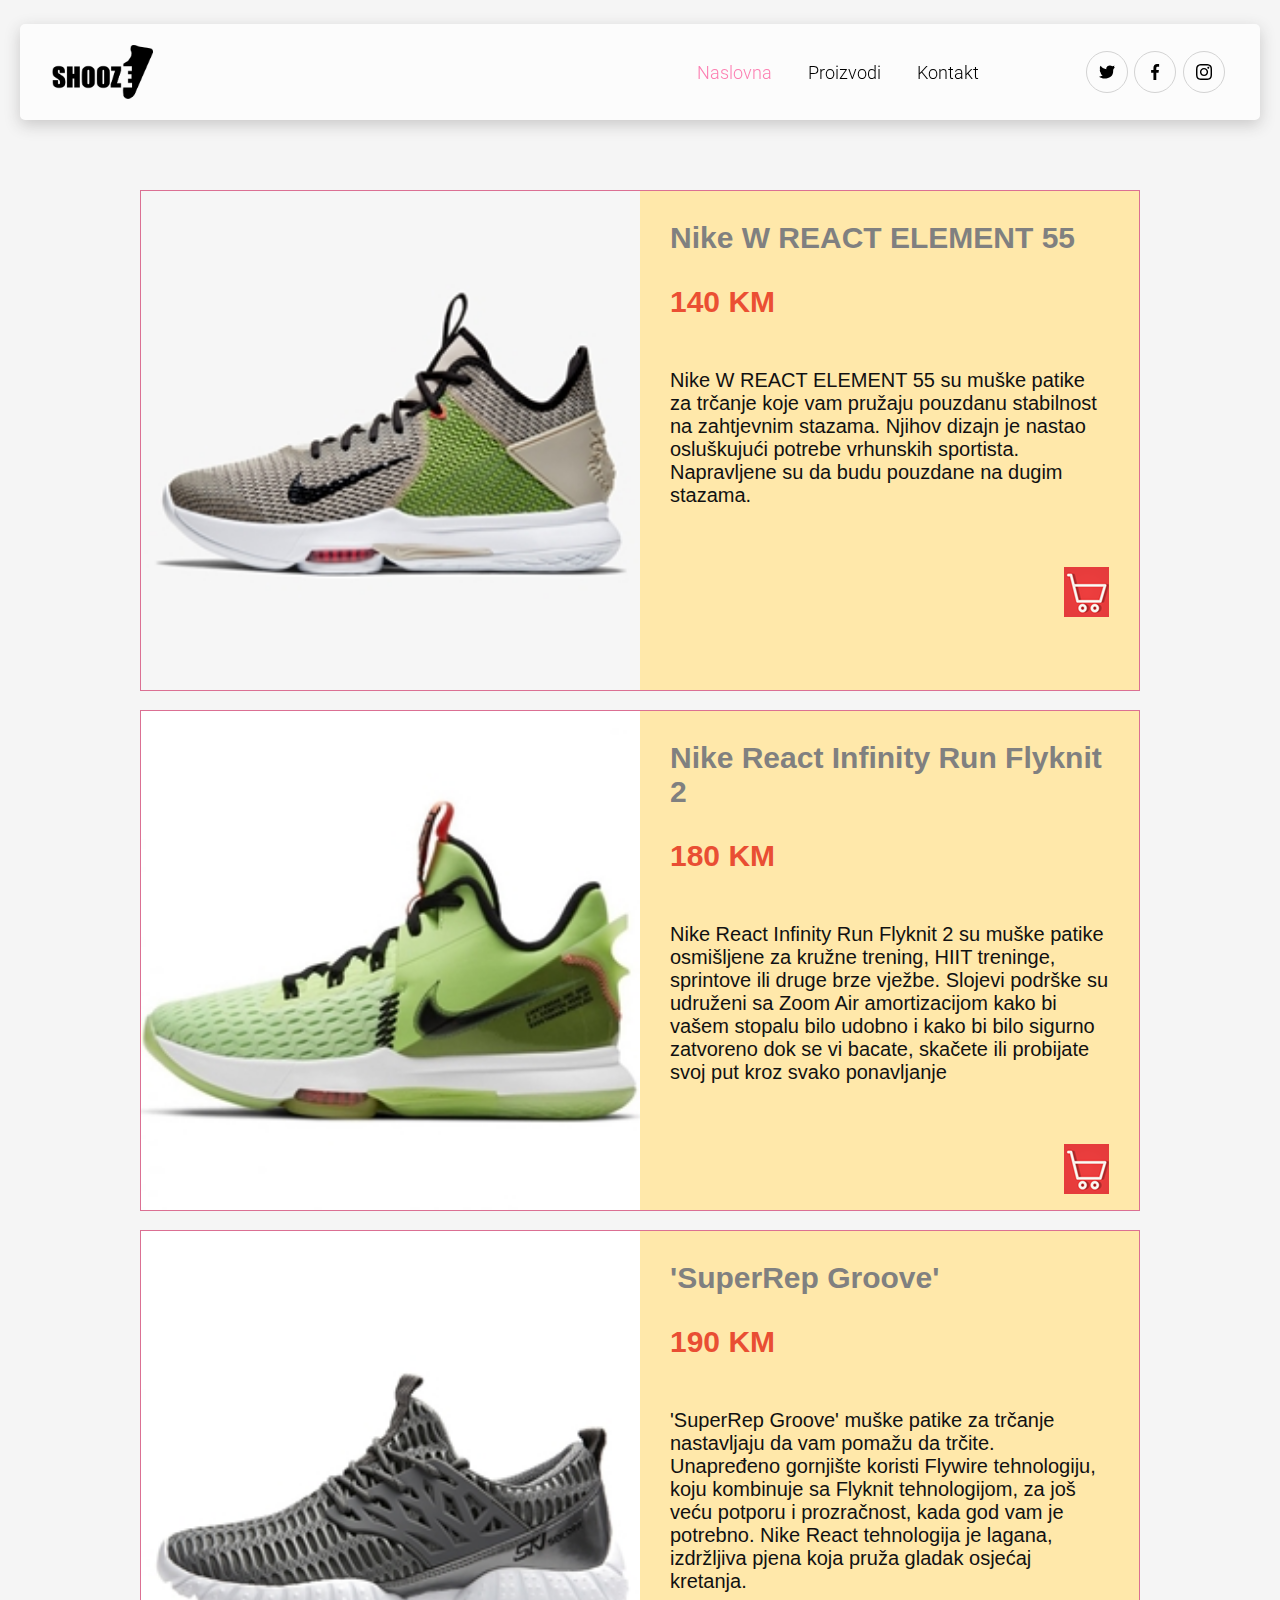
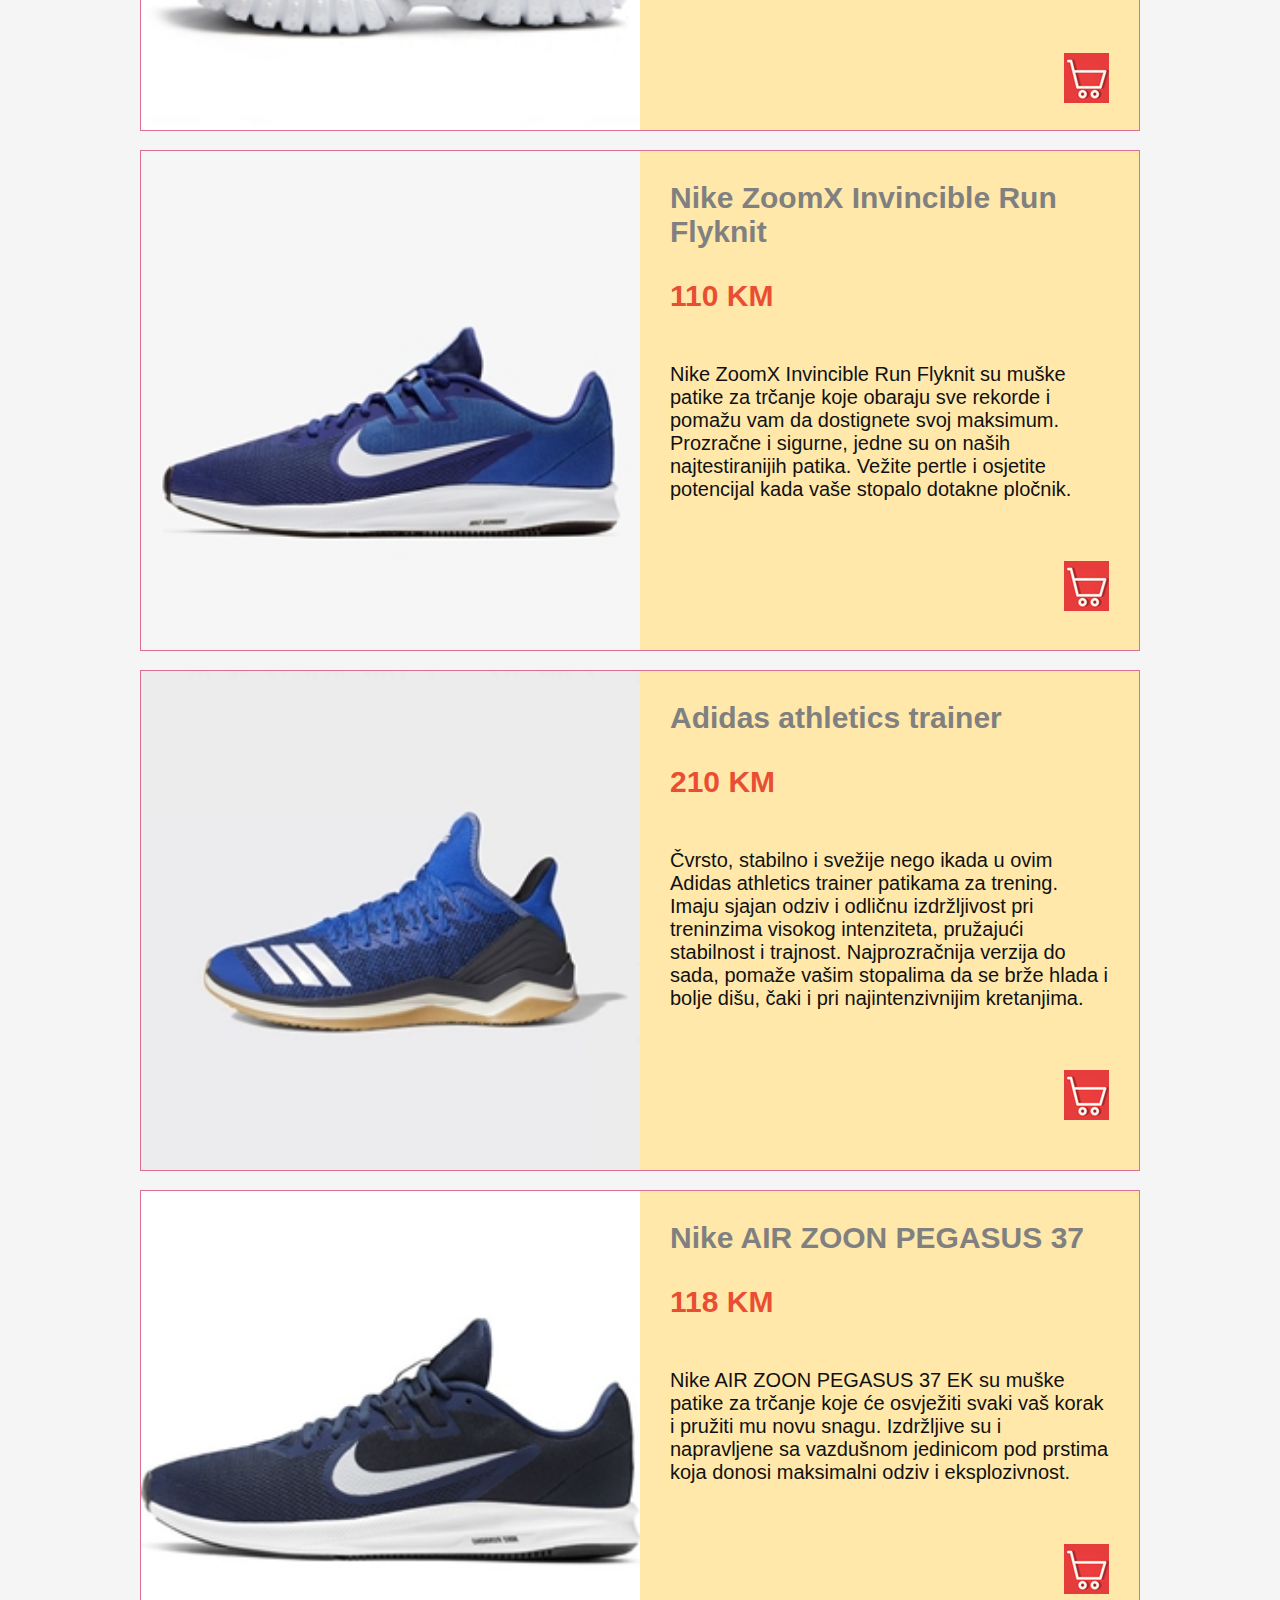
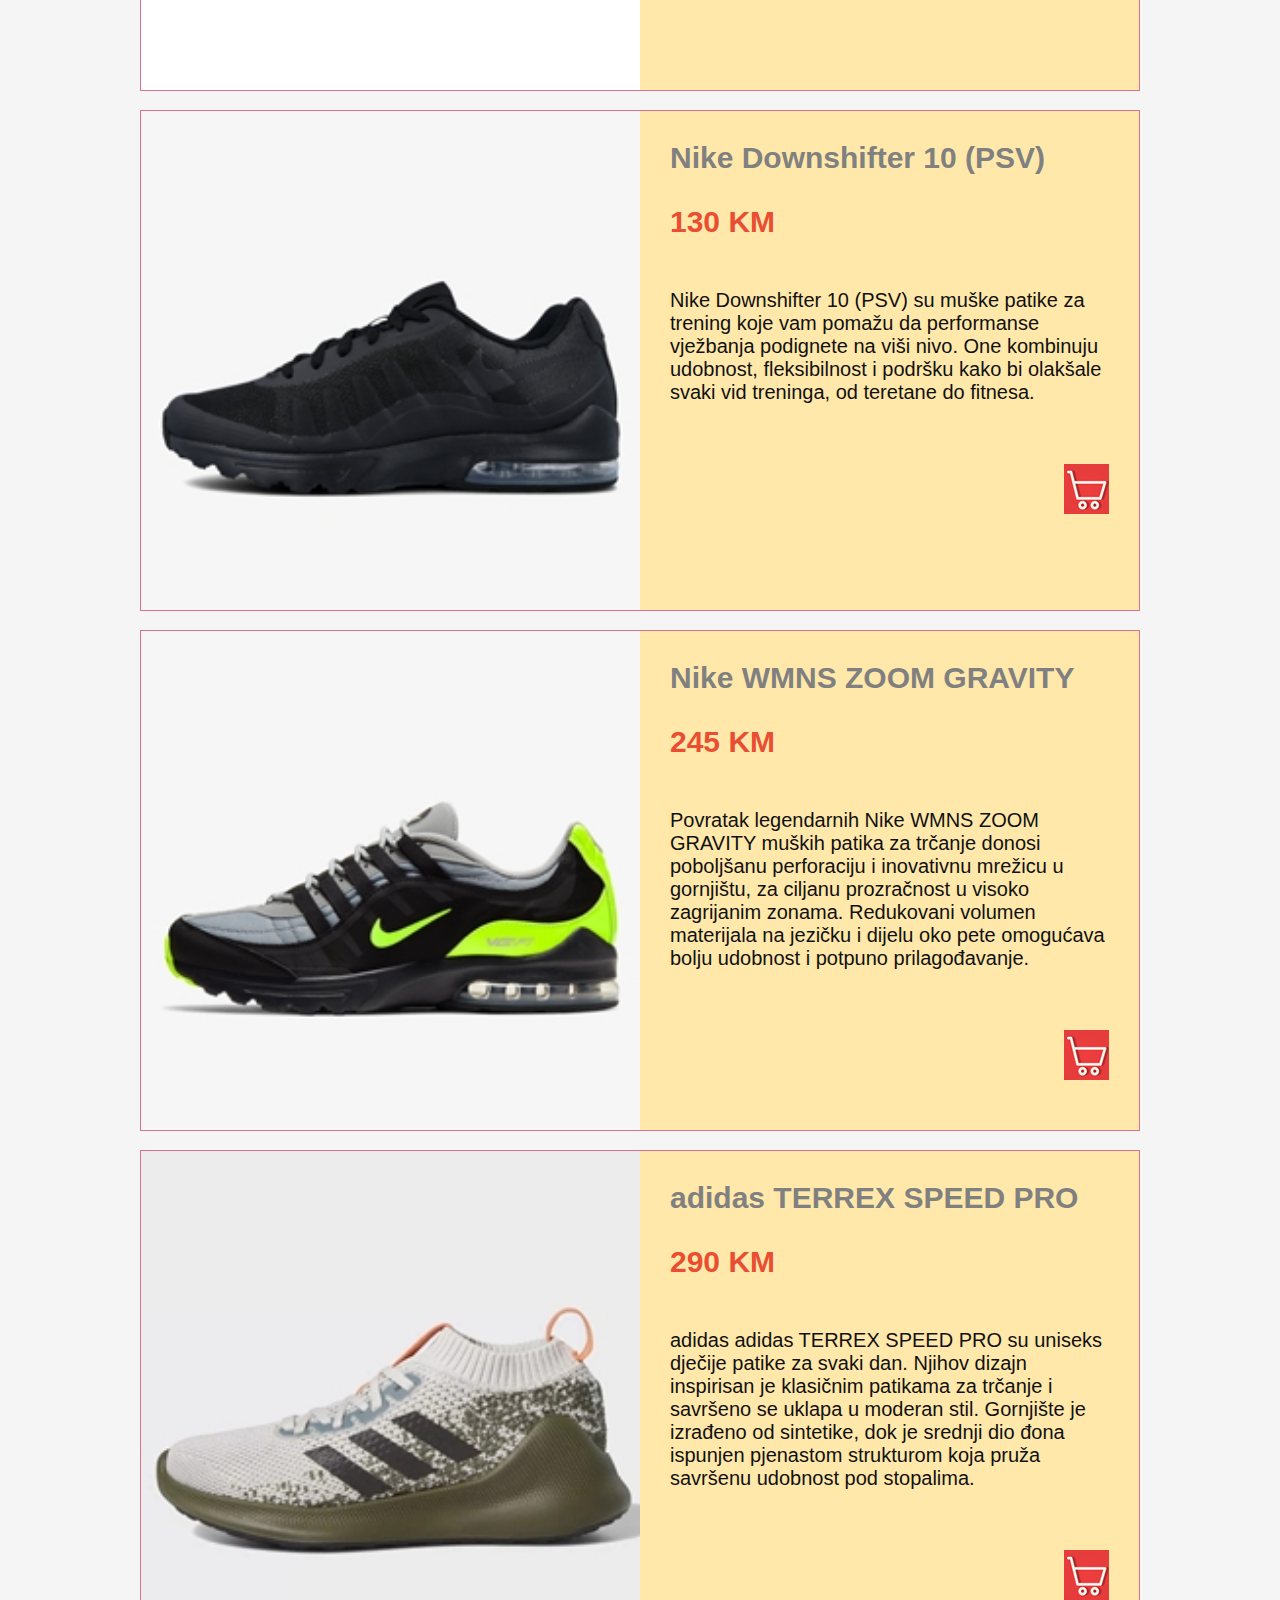
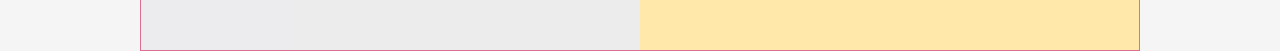
<file: Proizvodi/Proizvodi.html>
<!DOCTYPE html>
<html>
    <head>
        <meta charset="UTF-8">
        <meta name="viewport" content="width=device-width, initial-scale=1.0">
        <link rel="stylesheet" href="../style.css">
        <title>Proizvodi</title>
    </head>
    
    <body>
        <div class="container">
            <div class="nav">
            <input type="checkbox" name="" id="nav-btn">
            <div class="navigation">
                <div class="logo"><a href="#"><img src="shooze.1.png" alt=""></a></div>
                <div class="page-links">
                    <div class="page-link" id="active"><a href="../index.html" target="_blank">Naslovna</a></div>
                    <div class="page-link"><a href="#">Proizvodi</a></div>
                    <div class="page-link"><a href="../kontakt/kontakt.html" target="_blank">Kontakt</a></div>
                </div>
                <div class="social-links">
                    <div class="social-icon"><a href="https://twitter.com/"><svg viewBox="0 -47 512.00203 512" xmlns="http://www.w3.org/2000/svg"><path d="m191.011719 419.042969c-22.140625 0-44.929688-1.792969-67.855469-5.386719-40.378906-6.335938-81.253906-27.457031-92.820312-33.78125l-30.335938-16.585938 32.84375-10.800781c35.902344-11.804687 57.742188-19.128906 84.777344-30.597656-27.070313-13.109375-47.933594-36.691406-57.976563-67.175781l-7.640625-23.195313 6.265625.957031c-5.941406-5.988281-10.632812-12.066406-14.269531-17.59375-12.933594-19.644531-19.78125-43.648437-18.324219-64.21875l1.4375-20.246093 12.121094 4.695312c-5.113281-9.65625-8.808594-19.96875-10.980469-30.777343-5.292968-26.359376-.863281-54.363282 12.476563-78.851563l10.558593-19.382813 14.121094 16.960938c44.660156 53.648438 101.226563 85.472656 168.363282 94.789062-2.742188-18.902343-.6875-37.144531 6.113281-53.496093 7.917969-19.039063 22.003906-35.183594 40.722656-46.691407 20.789063-12.777343 46-18.96875 70.988281-17.433593 26.511719 1.628906 50.582032 11.5625 69.699219 28.746093 9.335937-2.425781 16.214844-5.015624 25.511719-8.515624 5.59375-2.105469 11.9375-4.496094 19.875-7.230469l29.25-10.078125-19.074219 54.476562c1.257813-.105468 2.554687-.195312 3.910156-.253906l31.234375-1.414062-18.460937 25.230468c-1.058594 1.445313-1.328125 1.855469-1.703125 2.421875-1.488282 2.242188-3.339844 5.03125-28.679688 38.867188-6.34375 8.472656-9.511718 19.507812-8.921875 31.078125 2.246094 43.96875-3.148437 83.75-16.042969 118.234375-12.195312 32.625-31.09375 60.617187-56.164062 83.199219-31.023438 27.9375-70.582031 47.066406-117.582031 56.847656-23.054688 4.796875-47.8125 7.203125-73.4375 7.203125zm0 0"/></svg></a></div>
                    <div class="social-icon"><a href="https://hr-hr.facebook.com/"><svg viewBox="0 0 24 24" xmlns="http://www.w3.org/2000/svg"><path d="m15.997 3.985h2.191v-3.816c-.378-.052-1.678-.169-3.192-.169-3.159 0-5.323 1.987-5.323 5.639v3.361h-3.486v4.266h3.486v10.734h4.274v-10.733h3.345l.531-4.266h-3.877v-2.939c.001-1.233.333-2.077 2.051-2.077z"/></svg></a></div>
                    <div class="social-icon"><a href="https://www.instagram.com/"><svg viewBox="0 0 511 511.9" xmlns="http://www.w3.org/2000/svg"><path d="m510.949219 150.5c-1.199219-27.199219-5.597657-45.898438-11.898438-62.101562-6.5-17.199219-16.5-32.597657-29.601562-45.398438-12.800781-13-28.300781-23.101562-45.300781-29.5-16.296876-6.300781-34.898438-10.699219-62.097657-11.898438-27.402343-1.300781-36.101562-1.601562-105.601562-1.601562s-78.199219.300781-105.5 1.5c-27.199219 1.199219-45.898438 5.601562-62.097657 11.898438-17.203124 6.5-32.601562 16.5-45.402343 29.601562-13 12.800781-23.097657 28.300781-29.5 45.300781-6.300781 16.300781-10.699219 34.898438-11.898438 62.097657-1.300781 27.402343-1.601562 36.101562-1.601562 105.601562s.300781 78.199219 1.5 105.5c1.199219 27.199219 5.601562 45.898438 11.902343 62.101562 6.5 17.199219 16.597657 32.597657 29.597657 45.398438 12.800781 13 28.300781 23.101562 45.300781 29.5 16.300781 6.300781 34.898438 10.699219 62.101562 11.898438 27.296876 1.203124 36 1.5 105.5 1.5s78.199219-.296876 105.5-1.5c27.199219-1.199219 45.898438-5.597657 62.097657-11.898438 34.402343-13.300781 61.601562-40.5 74.902343-74.898438 6.296876-16.300781 10.699219-34.902343 11.898438-62.101562 1.199219-27.300781 1.5-36 1.5-105.5s-.101562-78.199219-1.300781-105.5zm-46.097657 209c-1.101562 25-5.300781 38.5-8.800781 47.5-8.601562 22.300781-26.300781 40-48.601562 48.601562-9 3.5-22.597657 7.699219-47.5 8.796876-27 1.203124-35.097657 1.5-103.398438 1.5s-76.5-.296876-103.402343-1.5c-25-1.097657-38.5-5.296876-47.5-8.796876-11.097657-4.101562-21.199219-10.601562-29.398438-19.101562-8.5-8.300781-15-18.300781-19.101562-29.398438-3.5-9-7.699219-22.601562-8.796876-47.5-1.203124-27-1.5-35.101562-1.5-103.402343s.296876-76.5 1.5-103.398438c1.097657-25 5.296876-38.5 8.796876-47.5 4.101562-11.101562 10.601562-21.199219 19.203124-29.402343 8.296876-8.5 18.296876-15 29.398438-19.097657 9-3.5 22.601562-7.699219 47.5-8.800781 27-1.199219 35.101562-1.5 103.398438-1.5 68.402343 0 76.5.300781 103.402343 1.5 25 1.101562 38.5 5.300781 47.5 8.800781 11.097657 4.097657 21.199219 10.597657 29.398438 19.097657 8.5 8.300781 15 18.300781 19.101562 29.402343 3.5 9 7.699219 22.597657 8.800781 47.5 1.199219 27 1.5 35.097657 1.5 103.398438s-.300781 76.300781-1.5 103.300781zm0 0"/><path d="m256.449219 124.5c-72.597657 0-131.5 58.898438-131.5 131.5s58.902343 131.5 131.5 131.5c72.601562 0 131.5-58.898438 131.5-131.5s-58.898438-131.5-131.5-131.5zm0 216.800781c-47.097657 0-85.300781-38.199219-85.300781-85.300781s38.203124-85.300781 85.300781-85.300781c47.101562 0 85.300781 38.199219 85.300781 85.300781s-38.199219 85.300781-85.300781 85.300781zm0 0"/><path d="m423.851562 119.300781c0 16.953125-13.746093 30.699219-30.703124 30.699219-16.953126 0-30.699219-13.746094-30.699219-30.699219 0-16.957031 13.746093-30.699219 30.699219-30.699219 16.957031 0 30.703124 13.742188 30.703124 30.699219zm0 0"/></svg></a></div>
                </div>
                <div class="hamburger-menu">
                    <label for="nav-btn">
                        <svg id="hamburger-menu-icon" viewBox="0 0 124 124" style="enable-background:new 0 0 124 124;" xml:space="preserve"><path d="M112,6H12C5.4,6,0,11.4,0,18s5.4,12,12,12h100c6.6,0,12-5.4,12-12S118.6,6,112,6z"/><path d="M112,50H12C5.4,50,0,55.4,0,62c0,6.6,5.4,12,12,12h100c6.6,0,12-5.4,12-12C124,55.4,118.6,50,112,50z"/><path d="M112,94H12c-6.6,0-12,5.4-12,12s5.4,12,12,12h100c6.6,0,12-5.4,12-12S118.6,94,112,94z"/></svg>
                        <h1>Menu</h1>
                    </label>
                </div>
            </div><!--navigation-->
        </div><!--nav-->
        <br>
        <br>
        <br>
        <br>
        <br>
        <br>
        <br>
        <br>
        <br>
        <br>
        
            <!--prvi proizvod-->
        <div class="okvir_proizvoda">

            <img class="slika" src="9.jpg" alt="Sportske patike" title="Nike W REACT ELEMENT 55">

            <article class="naziv_opis">
                <h2 style="color: gray;">Nike W REACT ELEMENT 55</h2>
                <h3 style="color: rgb(235, 79, 51);">140 KM</h3>
                <p>Nike W REACT ELEMENT 55 su muške patike za trčanje koje vam pružaju pouzdanu stabilnost na zahtjevnim stazama. Njihov dizajn je nastao osluškujući potrebe vrhunskih sportista. Napravljene su da budu pouzdane na dugim stazama.</p>
            </article>

            <button class="korpa"><img src="korpa.png" alt="Korpa"></button>

        </div>
        <br>
            <!--drugi proizvod-->
        <div class="okvir_proizvoda">

            <img class="slika" src="8.jpg" alt="Sportske patike" title="Nike React Infinity Run Flyknit 2 ">

            <article class="naziv_opis">
                <h2 style="color: gray;">Nike React Infinity Run Flyknit 2 </h2>
                <h3 style="color: rgb(233, 78, 51);">180 KM</h3>
                <p>Nike React Infinity Run Flyknit 2 su muške patike osmišljene za kružne trening, HIIT treninge, sprintove ili druge brze vježbe. Slojevi podrške su udruženi sa Zoom Air amortizacijom kako bi vašem stopalu bilo udobno i kako bi bilo sigurno zatvoreno dok se vi bacate, skačete ili probijate svoj put kroz svako ponavljanje</p>
            </article>

            <button class="korpa"><img src="korpa.png" alt="Korpa"></button>

        </div>
        <br>
            <!--treci proizvod-->
        <div class="okvir_proizvoda">

            <img class="slika" src="7.jpg" alt="Sportske patike" title="'SuperRep Groove'">

            <article class="naziv_opis">
                <h2 style="color: gray;">'SuperRep Groove'</h2>
                <h3 style="color: rgb(233, 78, 51);">190 KM</h3>
                <p>'SuperRep Groove' muške patike za trčanje nastavljaju da vam pomažu da trčite. Unapređeno gornjište koristi Flywire tehnologiju, koju kombinuje sa Flyknit tehnologijom, za još veću potporu i prozračnost, kada god vam je potrebno. Nike React tehnologija je lagana, izdržljiva pjena koja pruža gladak osjećaj kretanja.</p>
            </article>

            <button class="korpa"><img src="korpa.png" alt="Korpa"></button>

        </div>
        <br>
            <!--cetvrti proizvod-->
        <div class="okvir_proizvoda">

            <img class="slika" src="6.jpg" alt="Sportske patike" title="Nike ZoomX Invincible Run Flyknit">

            <article class="naziv_opis">
                <h2 style="color: gray;">Nike ZoomX Invincible Run Flyknit</h2>
                <h3 style="color: rgb(233, 78, 51);">110 KM</h3>
                <p>Nike ZoomX Invincible Run Flyknit su muške patike za trčanje koje obaraju sve rekorde i pomažu vam da dostignete svoj maksimum. Prozračne i sigurne, jedne su on naših najtestiranijih patika. Vežite pertle i osjetite potencijal kada vaše stopalo dotakne pločnik.</p>
            </article>

            <button class="korpa"><img src="korpa.png" alt="Korpa"></button>

        </div>
        <br> 
            <!--peti proizvod-->
        <div class="okvir_proizvoda">

            <img class="slika" src="5.jpg" alt="Sportske patike" title="Adidas athletics trainer">

            <article class="naziv_opis">
                <h2 style="color: gray;">Adidas athletics trainer</h2>
                <h3 style="color: rgb(233, 78, 51);">210 KM</h3>
                <p>Čvrsto, stabilno i svežije nego ikada u ovim Adidas athletics trainer patikama za trening. Imaju sjajan odziv i odličnu izdržljivost pri treninzima visokog intenziteta, pružajući  stabilnost i trajnost. Najprozračnija verzija do sada, pomaže vašim stopalima da se brže hlada i bolje dišu, čaki i pri najintenzivnijim kretanjima.</p>
            </article>

            <button class="korpa"><img src="korpa.png" alt="Korpa"></button>

        </div>
        <br> 
            <!--sesti proizvod-->
        <div class="okvir_proizvoda">

            <img class="slika" src="4.jpeg" alt="Sportske patike" title="Nike AIR ZOON PEGASUS 37">

            <article class="naziv_opis">
                <h2 style="color: gray;">Nike AIR ZOON PEGASUS 37</h2>
                <h3 style="color: rgb(233, 78, 51);">118 KM</h3>
                <p>Nike AIR ZOON PEGASUS 37 EK su muške patike za trčanje koje će osvježiti svaki vaš korak i pružiti mu novu snagu. Izdržljive su i napravljene sa vazdušnom jedinicom pod prstima koja donosi maksimalni odziv i eksplozivnost.</p>
            </article>

            <button class="korpa"><img src="korpa.png" alt="Korpa"></button>

        </div>
        <br>
            <!--sedmi proizvod-->
        <div class="okvir_proizvoda">

            <img class="slika" src="3.jpg" alt="Sportske patike" title="Nike Downshifter 10 (PSV)">

            <article class="naziv_opis">
                <h2 style="color: gray;">Nike Downshifter 10 (PSV)</h2>
                <h3 style="color: rgb(233, 78, 51);">130 KM </h3>
                <p>Nike Downshifter 10 (PSV) su muške patike za trening koje vam pomažu da performanse vježbanja podignete na viši nivo. One kombinuju udobnost, fleksibilnost i podršku kako bi olakšale svaki vid treninga, od teretane do fitnesa.</p>
            </article>

            <button class="korpa"><img src="korpa.png" alt="Korpa"></button>

        </div>
        <br>
            <!--osmi proizvod-->
        <div class="okvir_proizvoda">

            <img class="slika" src="2.jpg" alt="Sportske patike" title="Nike WMNS ZOOM GRAVITY">

            <article class="naziv_opis">
                <h2 style="color: gray;">Nike WMNS ZOOM GRAVITY</h2>
                <h3 style="color: rgb(233, 78, 51);">245 KM</h3>
                <p> Povratak legendarnih Nike WMNS ZOOM GRAVITY muških patika za trčanje donosi poboljšanu perforaciju i inovativnu mrežicu u gornjištu, za ciljanu prozračnost u visoko zagrijanim zonama. Redukovani volumen materijala na jezičku i dijelu oko pete omogućava bolju udobnost i potpuno prilagođavanje.</p>
            </article>

            <button class="korpa"><img src="korpa.png" alt="Korpa"></button>

        </div>
        <br>
            <!--deveti proizvod-->
        <div class="okvir_proizvoda">

            <img class="slika" src="1.jpg" alt="Sportske patike" title="adidas TERREX SPEED PRO">

            <article class="naziv_opis">
                <h2 style="color: gray;">adidas TERREX SPEED PRO</h2>
                <h3 style="color: rgb(233, 78, 51);">290 KM</h3>
                <p>adidas adidas TERREX SPEED PRO su uniseks dječije patike za svaki dan. Njihov dizajn inspirisan je klasičnim patikama za trčanje i savršeno se uklapa u moderan stil. Gornjište je izrađeno od sintetike, dok je srednji dio đona ispunjen pjenastom strukturom koja pruža savršenu udobnost pod stopalima.</p>
            </article>

            <button class="korpa"><img src="korpa.png" alt="Korpa"></button>

        </div>
              

    </body>
</html>
</file>
<file: style.css>
@import url('https://fonts.googleapis.com/css2?family=Roboto:ital,wght@0,100;0,300;0,400;0,500;0,700;0,900;1,100;1,300;1,400;1,500;1,700;1,900&display=swap');


*{
    margin: 0;
    padding: 0;
    box-sizing: border-box;
    font-family: 'Roboto', sans-serif;
}
a{
    text-decoration: none;
    color: black;
}
body{
    background-color: whitesmoke;
    display: flex;
    justify-content: center;
}
.container{
    max-width: 1920px;
    display: flex;
    flex-direction: column;
    width: 100%;
    
}


/* 
    Navigation Style
*/
#nav-btn{
    display: none;
}
.nav{
    display: flex;
    align-items: center;
    justify-content: center;
    width: 100%;
    margin-top: 1.5em;
}
.navigation{
    display: flex;
    width: 1240px;
    min-height: 6em;
    align-items: center;
    justify-content: center;
    background-color: rgb(252, 252, 252);
	box-shadow: 0px 5px 16px rgb(201, 200, 200);
    border-radius: 5px;
    overflow: hidden;
}
.navigation .logo{
    height: 54px;
    margin-left: 2em;
}
.navigation .logo img{
    height: 100%;
    width: 100%;
}
.navigation .page-links{
    margin-left: auto;
    display: flex;
    font-size: large;
    padding: .5em;
    margin-right: 2.5em;
}
.navigation .page-links .page-link{
    align-items: center;
    justify-content: center;
    margin: auto 1em;
}
.navigation .page-links .page-link a{
    color: black;
    font-size: 18px;
    font-weight: 300;
    transition: ease-in-out color .2s; 
}
.navigation .page-links #active a, .navigation .page-links .page-link:hover a{
    color: #fc7fb2;  
}
.navigation .social-links{
    display: flex;
    margin: 0 2em;
}
.navigation .social-links .social-icon{
    display: flex;
    justify-content: center;
    align-items: center;
    width: 42px;
    height: 42px;
    border: 1px solid lightgray;
    border-radius: 21px;
    padding: 12px;
    margin: .2em;
    cursor: pointer;
    transition: ease-in-out background-color .2s; 
}

.navigation .social-links .social-icon a{
    width: 100%; 
    height: 100%;
}
.navigation .social-links .social-icon:hover{
    background-color: #fc7fb2;
}
.navigation .social-links .social-icon:hover a svg{
    fill: white;
    transition: ease-in-out background-color .2s; 
}
.hamburger-menu label{
    display: flex;
    align-items: center;
    justify-content: center;
    margin-right: 2em;
}
.hamburger-menu label h1{
        color: black;
        text-transform: uppercase;
        font-size: 28px;
        font-weight: 500;
        transition: ease-in-out color .2s;
        user-select: none;
        cursor: pointer;
}
#hamburger-menu-icon{
    width: 18px;
    margin-right: .5em;
}





.box{
    display: flex;
    width: 1240px;
    min-height: 26em;
    background-color: #274957;
    border-radius: 5px;
    overflow: hidden;
    align-self: center;
    margin-top:40px ;
  }
  
  .box1{
      display: flex;
      width: 500px;
      height: 300px;
      margin-top:60px ;
      margin-left: 50px;
      background-color: #efe9ef;
      border-radius: 5px;
  }
  
  .video{
      display: flex;
      margin-left: 80px;
      margin-top: 50px;
  }
  
  .ko{
      
      width: 450px;
      height: 250px;
      margin-top:20px ;
      margin-left: 20px;
      background-color: #efe9ef;
  
  }
  
  .ko p{
      color: #696769;
      font-size: 50px;
      line-height: 80px;
  }
  
  .mi p{
      
      color: #4b4848;
      font-size: 18px;
      background-color: #efe9ef;
      line-height: 27px;
  }
  
  
    
    .newbox1{
      display: flex;
      width: 1240px;
      height: 470px;
      margin-top:30px ;
      align-self: center;
      background-color: #efe9ef;
      border-radius: 5px;
  }
  
  .text{
      
      width: 1150px;
      height: 200px;
      margin-top:20px ;
      margin-left: 50px;
      margin-right: 50px;
  
      background-color: #efe9ef;
      
  
  }
  
  .text p{
      color: #696769;
      font-size: 50px;
      line-height: 80px;
  
  }
  
  .text1 p{
      color: #4b4848;
      font-size: 18px;
      background-color: #efe9ef;
      line-height: 27px;
  
  }
  .kraj {
      background-color: #696769;
  }
  .kraj p{
      font-size: 11px;
  }
  
  
  /*Styles for phones*/
  
  /*navigaton*/
  @media only screen and (min-width: 800px) {
      .hamburger-menu{
          display: none;
      }
  
  }
  @media only screen and (max-width: 800px) {
      .navigation{
          align-items: center;
          justify-content: space-between;
      }
      .navigation .page-links{
        display: none;
      }
      #nav-btn:checked ~ .navigation{
          height: 15em;
          align-items: flex-start;
          padding-top: 1.5em
      }
      #nav-btn:checked ~ .navigation .page-links{
          display: flex;
          flex-direction: column;
          position: absolute;
          top: 7em;
      }
      #nav-btn:checked ~ .navigation .page-links .page-link{
          margin: .5em 1em;
      }
      
  /* moje uredjenje*/
  
      .box{
          width: 500px;
          height: 200px;
  
      }
      .box1{
          width: 350px;
          margin-right: 50px;
          
  
      }
  
  
      .newbox1{
          width: 500px;
          height: 650px;
      }
  
      .ko p{
          color: #696769;
          font-size: 40px;
          line-height: 80px;
      }
      
      .mi p{
          
          color: #4b4848;
          font-size: 14px;
          background-color: #efe9ef;
          line-height: 27px;
      }
  
      .text p{
          color: #696769;
          font-size: 40px;
          line-height: 80px;
      
      }
      
      .text1 p{
          color: #4b4848;
          font-size: 14px;
          background-color: #efe9ef;
          line-height: 27px;
      
      }
  
      .text {
  
          height: 650px;
          
      }
  
      .ko{
          width: 350px;
      }
  
    }
    
   
  
    @media only screen and (max-width: 1100px) {
  
      
      .video{
  
          display: none;
      }
  
      .box{
          display: flex;
          align-items: center;
          background-color: #d1cdca;
          flex-direction: column;
          width: 800px;
          
      }
      .newbox1{
          width: 500px;
          height: 650px;
          
      }
      .text1 p{
         
          font-size: 14px;
          background-color: #efe9ef;
          line-height: 27px;
      
      }
    }
  














.okvir_proizvoda{
    width: auto;
    border: solid 1pt palevioletred;
    background-color: rgb(255, 232, 170);
}
.slika {
    width: 100%;
}

.naziv_opis {
    width: 100%;
}

.naziv_opis h2 {
    padding: 10px 30px 5px;
    font-family: Arial, Helvetica, sans-serif;
    font-size: 30px;
    color: #111;
}

.naziv_opis h3 {
    padding: 10px 30px 10px;
    font-family: Arial, Helvetica, sans-serif;
    font-size: 23px;
    color: #111;
}
.naziv_opis p {
    padding: 0px 30px 0px;
    font-family: Arial, Helvetica, sans-serif;
    font-size: 14px;
    color: #111;
}

.korpa {
    padding: 10px 30px 10px;
    background-color: rgb(255, 232, 170);
    border: none;
}

    /*Styles for tablets*/

@media only screen and (min-width: 768px) {
    .okvir_proizvoda{
        width: 600px;
        margin: 0 auto;
    }
    .korpa{
        background-color: rgb(255, 232, 170);
        border: none;
    }
}

    /*Styles for desktop*/

@media only screen and (min-width: 1000px) {
    .okvir_proizvoda{
        width: 1000px;
    }

    .naziv_opis{
        width: 50%;
        float: right;
    }

    .naziv_opis h2 {
        padding: 30px 30px 0px 30px;
        font-family: Arial, Helvetica, sans-serif;
        font-size: 30px;
        color: #111;
    }

    .naziv_opis h3 {
        padding: 30px 30px 30px 30px;
        font-family: Arial, Helvetica, sans-serif;
        font-size: 30px;
        color: #111;
    }

    .naziv_opis p {
        padding: 20px 30px 0px;
        font-family: Arial, Helvetica, sans-serif;
        font-size: 20px;
        color: #111;
    }

    .slika {
        width: 50%;
        float: left;
    }

    .korpa{
        float: right;
        margin-top: 50px;
        background-color: rgb(255, 232, 170);
        border: none;
    }
}


/*Styles for phones*/

/*navigaton*/
@media only screen and (min-width: 800px) {
    .hamburger-menu{
        display: none;
    }
}
@media only screen and (max-width: 800px) {
    .navigation{
        align-items: center;
        justify-content: space-between;
    }
    .navigation .page-links{
      display: none;
    }
    #nav-btn:checked ~ .navigation{
        height: 15em;
        align-items: flex-start;
        padding-top: 1.5em
    }
    #nav-btn:checked ~ .navigation .page-links{
        display: flex;
        flex-direction: column;
        position: absolute;
        top: 7em;
    }
    #nav-btn:checked ~ .navigation .page-links .page-link{
        margin: .5em 1em;
    }
    
  }











*{
    margin: 0;
    padding: 0;
    box-sizing: border-box;
    font-family: 'Roboto', sans-serif;
}
a{
    text-decoration: none;
    color: black;
}
body{
    background-color: whitesmoke;
    display: flex;
    justify-content: center;
}
.container{
    max-width: 1920px;
    display: flex;
    flex-direction: column;
    align-items: center;
    width: 100%;
}


/* 
    Navigation Style
*/
#nav-btn{
    display: none;
}
.nav{
    display: flex;
    align-items: center;
    justify-content: center;
    width: 100%;
    margin-top: 1.5em;
    position: fixed;
    z-index: 999;
}
.navigation{
    display: flex;
    width: 1240px;
    min-height: 6em;
    align-items: center;
    justify-content: center;
    background-color: rgb(252, 252, 252);
	box-shadow: 0px 5px 16px rgb(201, 200, 200);
    border-radius: 5px;
    overflow: hidden;
}
.navigation .logo{
    width: 101px;
    height: 54px;
    margin-left: 2em;
}
.navigation .logo img{
    height: 100%;
    width: 100%;
}
.navigation .page-links{
    margin-left: auto;
    display: flex;
    font-size: large;
    padding: .5em;
    margin-right: 2.5em;
}
.navigation .page-links .page-link{
    align-items: center;
    justify-content: center;
    margin: auto 1em;
}
.navigation .page-links .page-link a{
    color: black;
    font-size: 18px;
    font-weight: 300;
    transition: ease-in-out color .2s; 
}
.navigation .page-links #active a, .navigation .page-links .page-link:hover a{
    color: #fc7fb2;  
}
.navigation .social-links{
    display: flex;
    margin: 0 2em;
}
.navigation .social-links .social-icon{
    display: flex;
    justify-content: center;
    align-items: center;
    width: 42px;
    height: 42px;
    border: 1px solid lightgray;
    border-radius: 21px;
    padding: 12px;
    margin: .2em;
    cursor: pointer;
    transition: ease-in-out background-color .2s; 
}

.navigation .social-links .social-icon a{
    width: 100%; 
    height: 100%;
}
.navigation .social-links .social-icon:hover{
    background-color: #fc7fb2;
}
.navigation .social-links .social-icon:hover a svg{
    fill: white;
    transition: ease-in-out background-color .2s; 
}
.hamburger-menu label{
    display: flex;
    align-items: center;
    justify-content: center;
    margin-right: 2em;
}
.hamburger-menu label h1{
        color: black;
        text-transform: uppercase;
        font-size: 28px;
        font-weight: 500;
        transition: ease-in-out color .2s;
        user-select: none;
        cursor: pointer;
}
#hamburger-menu-icon{
    width: 18px;
    margin-right: .5em;
}

/*Main style*/

.main{
    display: flex;
    flex-direction: column;
    align-items: flex-start;
    justify-content: center;
    justify-content: space-between;
    padding-top: 11em;
}
.main-content{

    transform: translate(-50px);
    align-items: center;
    width: 50vw;
    height: 100%;
    display: flex;
    flex-direction: column;
    justify-content: space-evenly;
    margin-bottom: 4em;
}


.main-text-filler{
    margin-top: 2em;
    display: flex;
    flex-direction: column;

}
.main-text-filler div{
    margin: 2em 0em;
}
.main-text-filler p{
    margin: 1em 0em;
    line-height: 25px;
}
.main-text-filler h1{
    font-size: 48px;
    text-transform: uppercase;
    font-weight: 800;
    letter-spacing: 4px;
}
.normal-button{
    border: 1px solid black;
    padding: 20px 15px;
    margin-right: 2em;
    letter-spacing: 3px;
    text-transform: uppercase;
    font-weight: 800;
}
.normal-button:hover{
    transform: scale(1.1);
    opacity: .8;
}
.black-btn{
    background: black;
    color: white;
}
.red-btn{
    background:red;
    color: white;
}

/*left sidebar*/

.sidebar{
    background: linear-gradient(to right, #2c5364, #203a43, #0f2027);
    padding: 1em;
    overflow: hidden;
    height: 100%;
    position: fixed;
    top: 9em;
    display: flex;
    flex-direction: column;
    align-items: center;
}
.left-sidebar{
    border-top-right-radius: 15px;
    left: 0;
}
.right-sidebar{
    border-top-left-radius: 15px;
    right: 0;
   /* height: calc(100% + 140px);*/
}

.profile-card{
    position: relative;
    width: 160px;
    height: 180px;
    border-radius: 20px;
    box-shadow: 0 10px 20px rgba(0, 0, 0, 0.288);
    display: flex;
    align-items: center;
    justify-content: center;
    flex-direction:column ;
    color: white;
    overflow: hidden;
    margin-top: 1em;
}

.profile-card img{
    width: 75px;
    height: 75px;
    border-radius: 50px;
    margin-top: auto;
    margin-bottom: .5em;
}
.arrow-container{
    width: 21px;
}
.user-name{
    margin-bottom: 5px;
    font-size: 1.5rem;
}
.skill{
    color: rgba(255, 255, 255, 0.5);
    font-size: .8rem;
}
.arrow-container, .cancel{
    align-self: flex-end;
    justify-self: flex-end;
    width: 35px;
    height: 35px;
    padding: 4px;
    margin: 0;
    display: flex;
    align-items: center;
    justify-content: center;
    background: rgb(252, 252, 252);
    border-radius: 20px 0 20px 0;
    color: rgba(70, 70, 70);
    cursor: pointer;
    position: relative;
    right: 0;
    bottom: 0;
    transition: all .4s;
}
.arrow-container svg{
    transform: rotate(45deg);
    width: 80%;
    height: 80%;
}
.profile-card .active-arr{
    transform: translate(70%, 70%);
}
.profile-card .off{  
    transform: translate(-82%, -75%) rotate(90deg);
}
.profile-card  .active{  
    transform: translate(0%, 0%) rotate(0deg);
}
.profile-card .left-container .icons svg{
    width: 100%;
}
.profile-card .left-container{
    position: absolute;
    background: #0f2027;
    width: 160px;
    height: 180px;
    border-radius: 20px;
    padding: 20px 15px 0 15px; /*moglo bi zezat */
    transition: all .4s;
}
.profile-card .left-container p{
    margin-bottom: 12px;
    font-size: 1.2em;
}
.profile-card .left-container .skills div{
    display: inline-block;
    color: rgba(155, 155, 155);
    border: 1px solid rgb(155, 155, 155);
    padding: 5px 10px;
    font-size: .75rem;
    margin: 4px 4px 4px 0;
    cursor: pointer;
}
.profile-card .left-container .icons{
    display: flex;
    width: 100%;
}
.profile-card .left-container .icons svg{
    fill: #cfcfcf;
    width: 25px;
    cursor: pointer;
    margin-right: 8px;
    transition: all .4s;
}
.profile-card .left-container .icons svg:hover{
    fill: #2c5364;
}
.cancel{
    position: absolute;
}

.profile-card{
    overflow: hidden;
}


/*styles for right sidebar*/
.sidebar .video-frame{
    border-radius: 15px;
    overflow: hidden;
}

/*partner cards*/

.partner-card{
    width: 250px;
    margin-top: 1em;
}

.partner-logo{
    display: flex;
    flex-direction: column;
    align-items: center;
    justify-content: center;
    height: 140px;
    background-color: #222831;
    transition: ease-in-out .4s;
    cursor: pointer;
    border-top-left-radius: 15px;
    border-top-right-radius: 15px;
}
.partner-card:hover .partner-logo{
    background-color: cadetblue;
}
.partner-logo h1{
    font-size: 21px;
    color: #ecf0f1;
}
.partner-card .partner-text{
    overflow: hidden;
    height: 0; 
    background-color: #ecf0f1;
    display: flex;
    flex-direction: column;
    transition: ease-in-out .4s;
}
.partner-card .partner-text .about-partner{
    text-align: justify; /*u slucaju da smeta izbrisi ovu liniju*/
    font-size: 14px;
    padding: 15px 10px 5px 10px;
}
.partner-card:hover .partner-text{
    height: 140px;
}
.partner-card .partner-text a{
    border: 1px solid #222831;
    font-size: 18px;
    padding: 4px;
    align-self: center;
    justify-self: flex-end;
    margin-bottom: 0;
    transition: ease-in-out .2s;
    border-radius: 5px;
}
.partner-card .partner-text a:hover{
    background-color: #222831;
    color: #ecf0f1;
    transform: scale(1.1);
}


/*slideshow style*/
.slideshow{
    width: 100%;
}
.slideshow .slide{
    width: 100%;
    display: none;
    box-shadow: 0px 0px 3px black;
    border-radius: 5px;
}
.slideshow .slideshow-control{
    display: flex;
    justify-content: space-between;
    align-items: center;
    width: 100%;
    margin-top: -3em;
}
.slideshow-btn{
    color: white;
    font-size: 24px;
    text-shadow: 0px 0px 3px black;
    cursor: pointer;
}
.slideshow-control .slideshow-btn-left, .slideshow-control .slideshow-btn-right{
    margin-left: 1em;
    margin-right: 1em;
}
.slideshow-btn-slide{
    display: inline-block;
    border: 1px solid white;
    box-shadow: 0px 0px 3px black;
    border-radius: 50%;
    width: 15px;
    height: 15px;
    cursor: pointer;
}
.slideshow-btn-slide-active{
    background-color: white;
}

/*shoes card design*/

.popular-shoes-showcase{
    display: grid;
	grid-template-columns: 1fr 1fr 1fr;
    row-gap: 5px;
}

.shoes-card{
    position: relative;
    width: 320px;
    height: 450px;
    background: #232323;
    border-radius: 20px;
    overflow: hidden;
    color: #fff;
    transform: scale(.7);
    margin: -2em -2em -2em -2em;
}
.shoes-card:before{
    content: '';
    position: absolute;
    top: 0;
    left: 0;
    width: 100%;
    height: 100%;
    background: #9bdc28;
    clip-path: circle(150px at 80% 20%);
    transition: .5s ease-in-out;
}
.shoes-card:hover:before{
    clip-path: circle(300px at 80% -20%);
}
.shoes-card:after{
    content: 'Nike';
    position: absolute;
    top: 30%;
    left: -20%;
    font-size: 12em;
    font-weight: 800;
    font-style: italic;
    color: rgba(255, 255, 255, 0.04);
}
.shoes-card .shoes-img{
    position: absolute;
    top: 50%;
    transform: translateY(-50%);
    z-index: 998;
    width: 100%;
    height: 220px;
    transition: .5s;
}
.shoes-card:hover .shoes-img{
    top: 0%;
    transform: translateY(0%);

}

.shoes-card .shoes-img img{
    width: 100%;
    position: absolute;
    top: 50%;
    left: 50%;
    transform: translate(-50%, -50%) rotate(-25deg);
}
.shoes-card .shoes-content{
    position: absolute;
    bottom: 0;
    width: 100%;
    height: 100px;
    text-align: center;
    transition: 1s;
    z-index: 10;
}
.shoes-card:hover .shoes-content{
    height: 210px;
}
.shoes-card:hover .shoes-content h2{
    position: relative;
    font-weight: 600;
    letter-spacing: 1px;
    color: #fff;
}
.shoes-card .shoes-content .shoes-sizes,
.shoes-card .shoes-content .shoes-colors{
    display: flex;
    justify-content: center;
    align-items: center;
    padding: 8px 20px;
    transition: .5s;
    visibility: hidden;
    opacity: 0;
}

.shoes-card:hover .shoes-content .shoes-sizes{
    visibility: visible;
    opacity: 1;
    transition-delay: .5s;
}
.shoes-card:hover .shoes-content .shoes-colors{
    visibility: visible;
    opacity: 1;
    transition-delay: .6s;
}
.shoes-card .shoes-content .shoes-sizes h3,
.shoes-card .shoes-content .shoes-colors h3{
    color: #fff;
    font-weight: 300;
    font-size: 14px;
    text-transform: uppercase;
    letter-spacing: 2px;
    margin-right: 10px;
}
.shoes-card .shoes-content .shoes-sizes span,
.shoes-card .shoes-content .shoes-colors span{
    width: 26px;
    height: 26px;
    text-align: center;
    line-height: 26px;
    font-size: 14px;
    display: inline-block;
    background: #fff;
    margin: 0 5px;
    transition: .5s;
    color: #111;
    border-radius: 4px;
    cursor: pointer;
}
.shoes-card .shoes-content .shoes-sizes span:hover{
    background: #9bdc28;
}
.shoes-card .shoes-content .shoes-colors span{
    width: 20px;
    height: 20px;
    background: #ff0;
    border-radius: 50%;
    margin: 0 5px;
    cursor: pointer;
}
.shoes-card .shoes-content .shoes-colors span:nth-child(2){
    background: #9bdc28;
}
.shoes-card .shoes-content .shoes-colors span:nth-child(3){
    background: #03a9f4;
}
.shoes-card .shoes-content .shoes-colors span:nth-child(2){
    background: #e91e63;
}
.shoes-card .shoes-content a{
    display: inline-block;
    padding: 10px 20px;
    background: #fff;
    border-radius: 4px;
    margin-top: 10px;
    text-decoration: none;
    font-weight: 600;
    color: #111;
    opacity: 0;
    transform: translateY(50px);
    transition: .5s;
}
.shoes-card:hover .shoes-content a{
    opacity: 1;
    transform: translateY(0px);
    transition-delay: .75s;
}


/*discount part*/

.main-discount{
    border: 5px solid tomato;
}
.main-discount .outer-div{
    width: 100%;
    background-image: url('https://images.unsplash.com/photo-1516051662687-567d7c4e8f6a?ixid=MXwxMjA3fDB8MHxwaG90by1wYWdlfHx8fGVufDB8fHw%3D&ixlib=rb-1.2.1&auto=format&fit=crop&w=1868&q=80');
    background-position: center;
    background-size: cover;
}
.main-discount .outer-div .discount-text{
    background: cornsilk;
    width: 50%;
    height: calc(100% - 3em);
    margin: 1.5em;
    padding: 1.5em;
    display: flex;
    flex-direction: column;
    align-items: center;
    justify-content: center;
}
.main-discount .outer-div .discount-text span{
    font-weight: 300;
    font-size: 14px;
    text-transform: uppercase;
    letter-spacing: 2px;
    margin-right: 10px;
    color: tomato;
    align-self: flex-end;
}
.main-discount .outer-div .discount-text h1{
position: relative;
font-weight: 600;
font-size: 56px;
letter-spacing: 1px;
margin-bottom: 15px;
}
.main-discount .outer-div .discount-text p{
    font-weight: 300;
    font-size: 21px;
    text-transform: uppercase;
    letter-spacing: 2px;
    margin-right: 10px;
    padding-bottom: 25px;
    text-align: center;
}

/*category style*/

.categories-showcase{
    display: grid;
	grid-template-columns: 1fr 1fr 1fr;
    row-gap: 5px;
}
.category-card{
    width: 220px;
    height: 350px;
    background: white;
    border-radius: 20px;
    overflow: hidden;
    color: #232323;
    box-shadow: 0 10px 20px rgba(0, 0, 0, 0.288);
    margin: 1em;
}
.category-card:hover{
    transform: scale(1.1);
    transition: .4s ease-in-out;
}
.category-card .category-img img{
    width: 100%;
}
.category-card .category-more{
    display: flex;
    height: 50px;
    justify-content: space-between;
    align-items: center;
}
.category-card .category-more h1{
    font-weight: 600;
    font-size: 14px;
    text-transform: uppercase;
    letter-spacing: 2px;
    margin-right: 10px;
    margin-left: 10px;
    
}
.category-card .category-more .icon{
    display: flex;
    align-items: center;
    justify-content: center;
    width: 50px;
    height: 60px;
    transition: .4s ease-in-out;
    cursor: pointer;
}
.category-card .category-more .icon:hover{
    background-color: rgba(0, 0, 255, 0.4);
}


/*main offers section*/

.main-offers-showcase{
    z-index: -1;
    display: grid;
    grid-template-columns: 1fr 1fr 1fr;
    row-gap: 5px;
    column-gap: 5px;
}

.hexagon {
    position: relative;
    width: 300px; 
    height: 173.21px;
    background-color: #64C7CC;
    margin: 2em -1em;
    z-index: -1;
    transition: .4s ease-in-out;
    transform: scale(.6);
  }

  .hexagon:hover div img{
      transform: scale(1.4) rotate(-20deg);
  }
  .hexagon div{
      width: 100%;
      height: 100%;
      display: flex;
      flex-direction: column;
      align-items: center;
      justify-content: center;
  }
  .hexagon div img{
      width: 100%;
      z-index: 100;
      transition: .4s ease-in-out;
      transition-delay: .4s;
      transform: translate(0%, -10%);
  }
  .hexagon div p{
      position: relative;
      top: 60px;
      left: -50px;
      transform: rotate(-30deg);
      font-weight: 800;
      font-size: 32px;
  }
  .hexagon div .hexagon-name{
    position: relative;
    top: -75px;
    z-index: 2;
    left: 70px;

}

  .hexagon:before,
  .hexagon:after {
    content: "";
    position: absolute;
    width: 0;
    border-left: 150px solid transparent;
    border-right: 150px solid transparent;
  }
  .hexagon:before {
    bottom: 100%;
    border-bottom: 86.60px solid #64C7CC;
    transition: .4s ease-in-out;
  }
  
  .hexagon:after {
    top: 100%;
    width: 0;
    border-top: 86.60px solid #64C7CC;
    transition: .4s ease-in-out;
  }

  .hexagon:hover{
    background: royalblue;
}
.hexagon:hover::after{
  border-top: 86.60px solid royalblue;
}
.hexagon:hover::before{
  border-bottom: 86.60px solid royalblue;
}

/*style for footer*/

.footer{
    display: flex;
    flex-direction: column;
    background: #203a43;
    color: #cfcfcf;
    width: 100%;
    align-items: center;
    justify-content: center;
}
.footer .upper{
    display: flex;
    align-items: center;
    justify-content: center;
}



/*style for form*/

.row{
    width: 100%;
    display: flex;
    align-items: center;
    justify-content: space-between;
}

.contact-form{
    
}
.input{
    flex-grow: 1;
    margin: 5px 10px;
}
.input label{
    position: relative;
    top: 21px;
    left: 7px;
    color: #cfcfcf80;
}
.input-control{
    width: 100%;
    height: 80px;
    background: #222831;
    border: none;
    border-radius: 5px;
    color: #cfcfcf;
    font-size: 18px;
    padding: 5px 20px;
}

.message-control{
    padding: 30px 20px;
    height: 160px;
}
/*Styles for phones*/

/*navigaton*/
@media only screen and (min-width: 800px) {
    .hamburger-menu{
        display: none;
    }
}
@media only screen and (max-width: 800px) {
    .navigation{
        align-items: center;
        justify-content: space-between;
    }
    .navigation .page-links{
      display: none;
    }
    #nav-btn:checked ~ .navigation{
        height: 17em;
        align-items: flex-start;
        padding-top: 1.5em
    }
    #nav-btn:checked ~ .navigation .page-links{
        display: flex;
        flex-direction: column;
        position: absolute;
        top: 7em;
    }
    #nav-btn:checked ~ .navigation .page-links .page-link{
        margin: .5em 1em;
    }
    
  }

  /*sidebars and main*/

  @media only screen and (max-width: 1150px) {
    .profile-card, .partner-card, .video-frame{
        transform: scale(.8);
    }
    .main-content{
     transform: translate(-20px);
    }
    .shoes-card{
        transform: scale(.6);
        margin: -5em 0em -5em 0em;
    }
    .hexagon{
        margin: 2em -2em 2em -2em;
    }
    .left-sidebar{
        width: 180px;
    }
    .right-sidebar{
        width: 230px;
    }

    .normal-button{
        padding: 15px 10px;
        margin-bottom: 1em;
        max-width: 200px;
        text-align: center;
    }
    .main-text-filler{
        transform: scale(.8);
    }
    .main-text-filler div{
        display: flex;
        flex-direction: column;
    }
}
@media only screen and (max-width: 900px){
    .sidebar{
        display: none;
    }
    .container{
        width: 100vw;
    }
    .main{
        width: 100vw;
        transform: translate(0%, 0%);
        display: flex;
        align-items: center;
        justify-content: center;
    }
    .main-content{
        width: 100%;
        transform: translate(0px);
    }
    .row{
        flex-direction: column;
    }
    .input{
        width: 340px;
    }
}

@media only screen and (max-width: 1200px){
    .popular-shoes-showcase, .categories-showcase, .main-offers-showcase{
        grid-template-columns: 1fr 1fr;
    }
}

@media only screen and (max-width: 550px){
    .popular-shoes-showcase, .categories-showcase, .main-offers-showcase{
        grid-template-columns: 1fr;
    }
}
</file>
